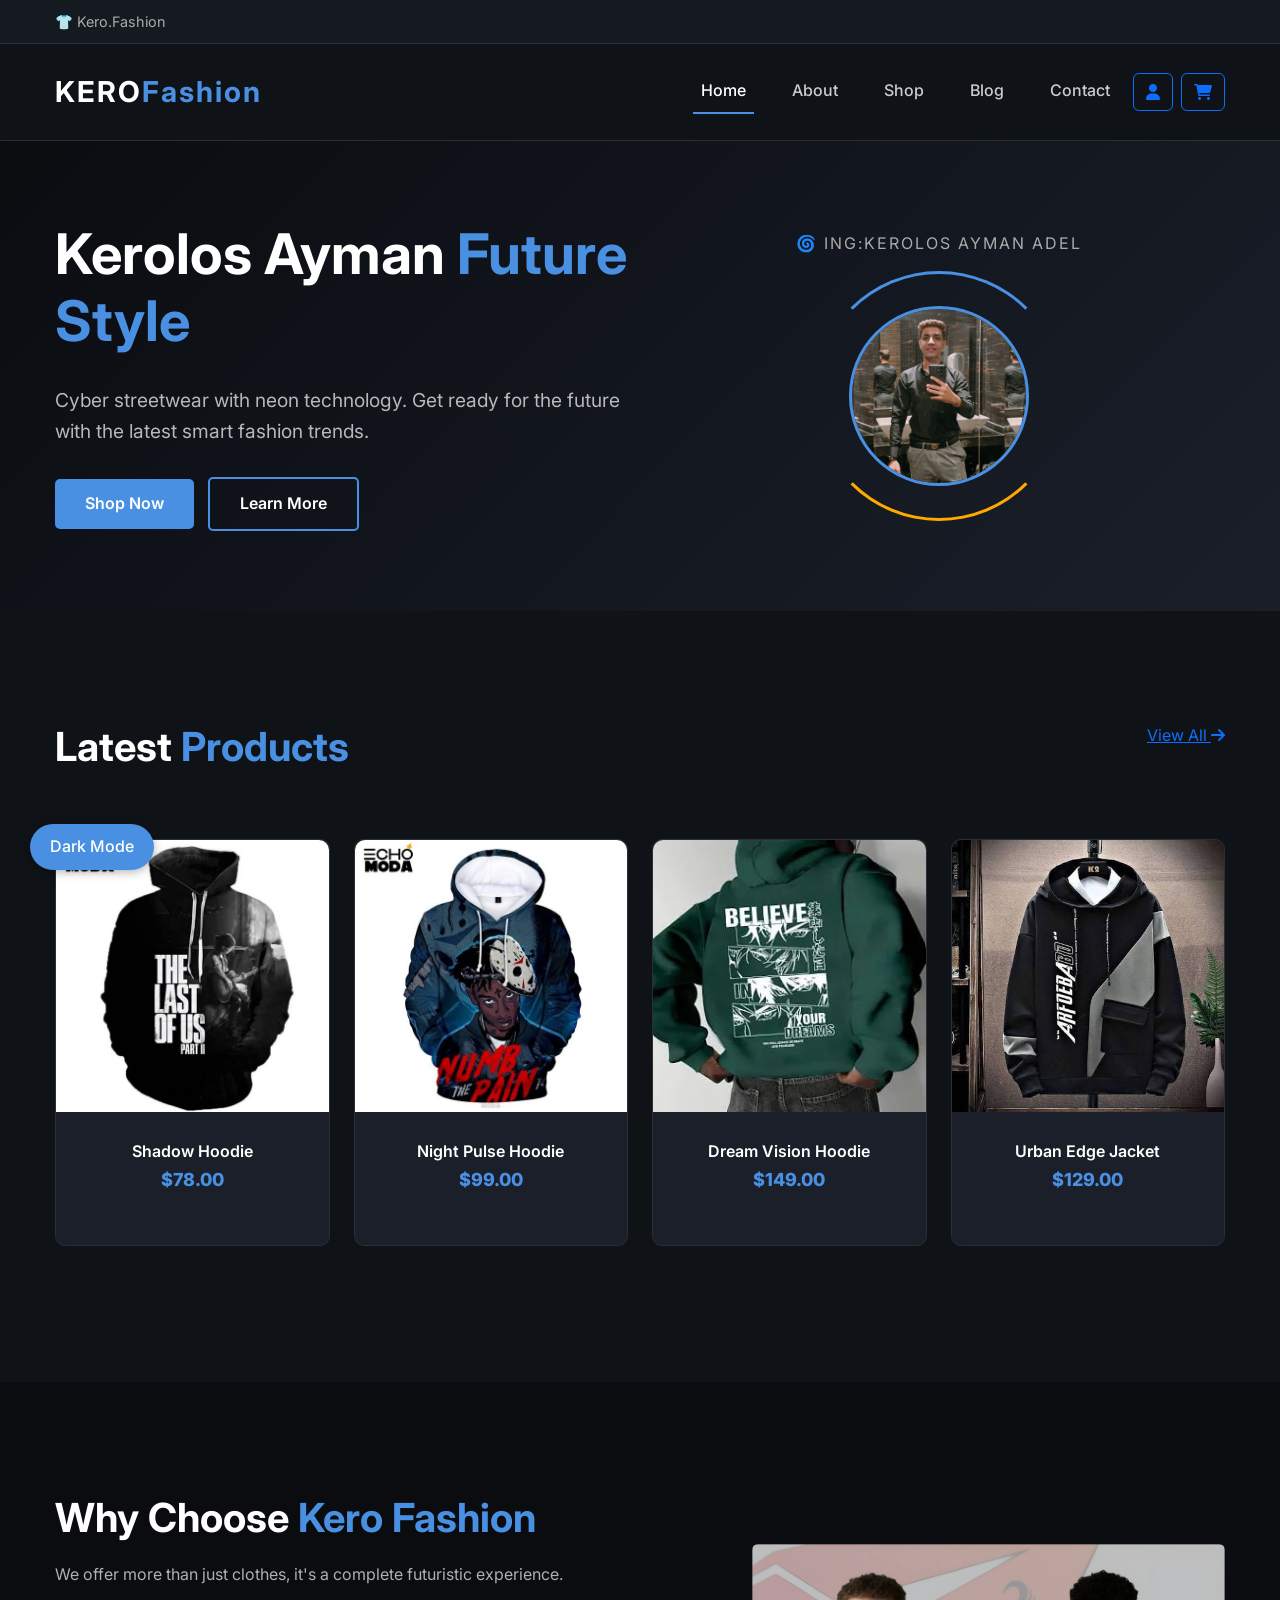
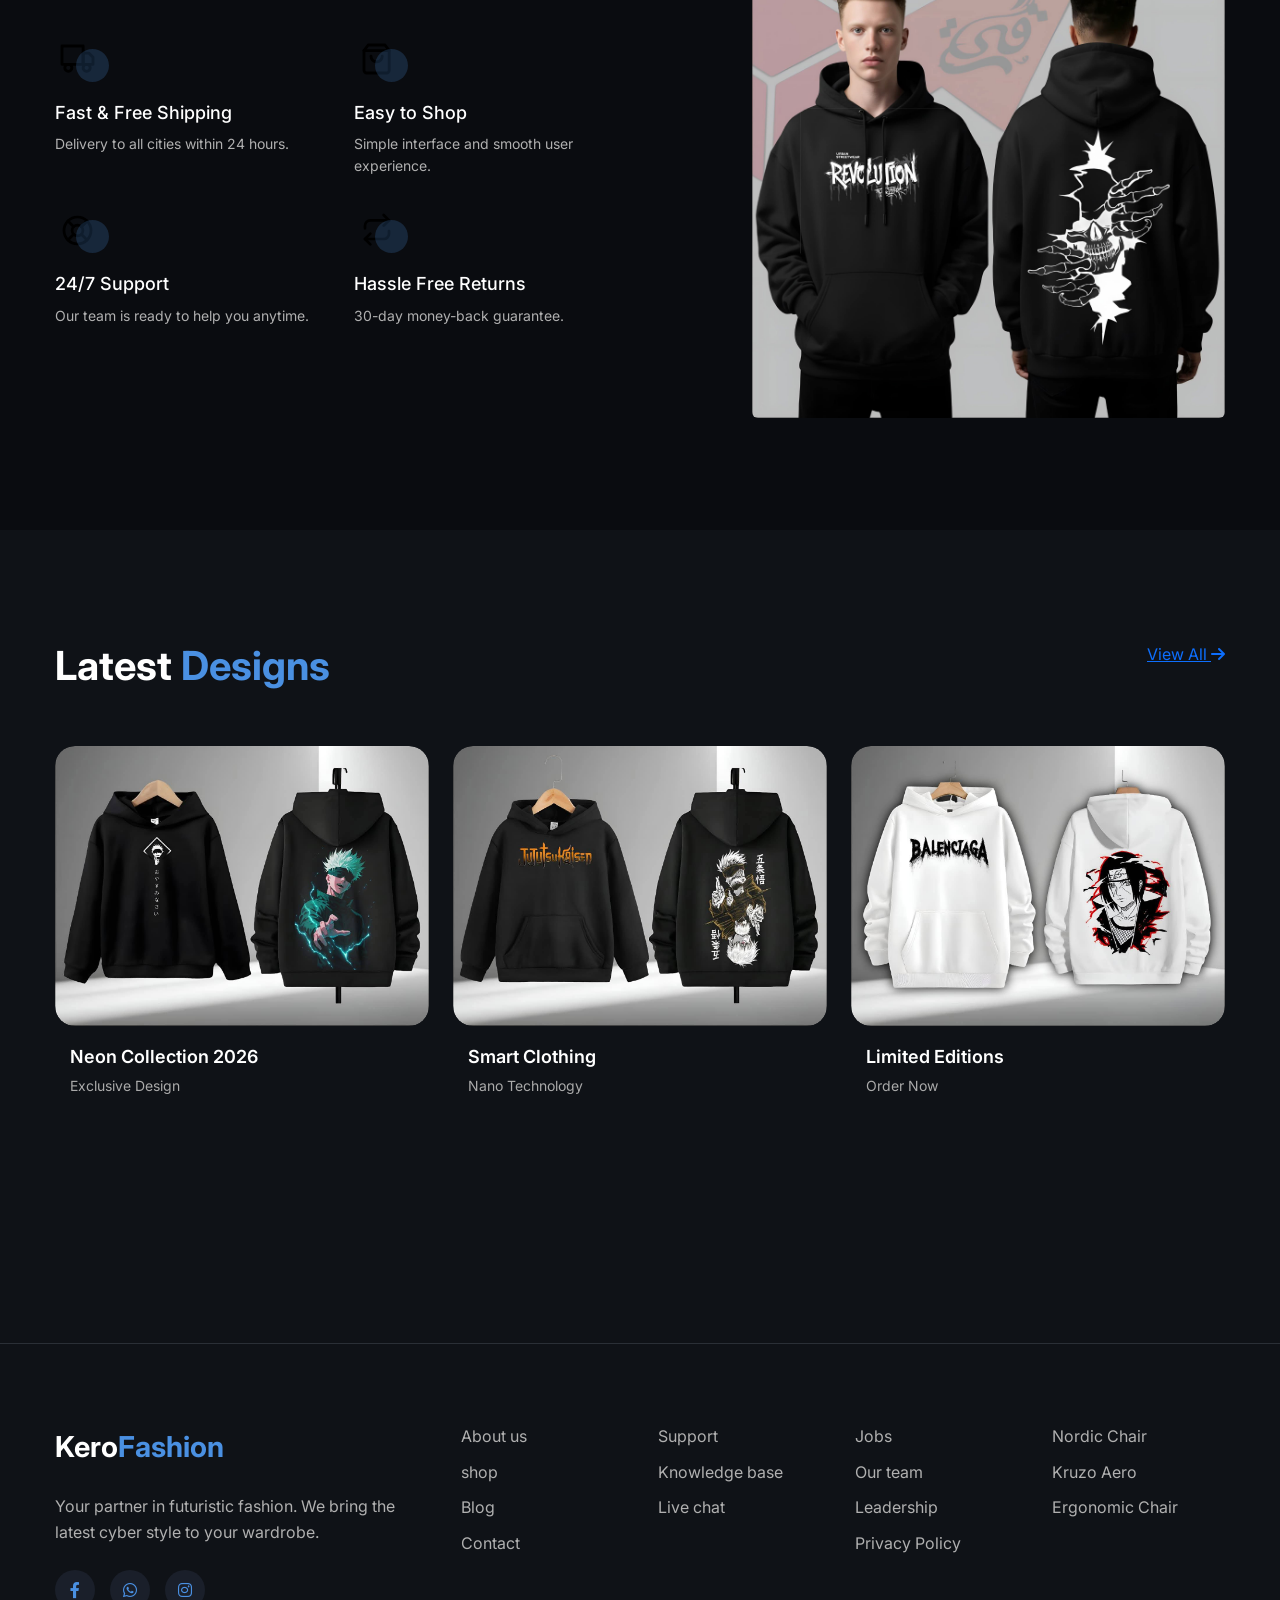
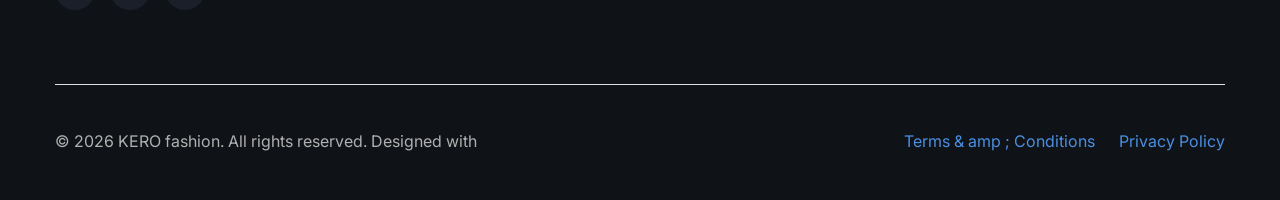
<file: index.html>
<!DOCTYPE html>
<html lang="en">
<head>
    <meta charset="UTF-8">
    <meta name="viewport" content="width=device-width, initial-scale=1.0">
    <title>kero.Fashion - Home</title>
    <link href="./css/bootstrap.min.css" rel="stylesheet">
    <link rel="stylesheet" href="https://cdnjs.cloudflare.com/ajax/libs/font-awesome/6.0.0-beta3/css/all.min.css">
    <link href="https://fonts.googleapis.com/css2?family=Inter:wght@300;400;500;600;700&display=swap" rel="stylesheet">
    <link rel="stylesheet" href="./css/style.css">
</head>
<body>
    <div class="status-bar">
        <div class="container d-flex justify-content-between">
            <span>👕 Kero.Fashion</span>
        </div>
    </div>
    <nav class="navbar navbar-expand-lg">
        <div class="container">
            <a class="navbar-brand" href="index.html">KERO<span>Fashion</span></a>
            <button class="navbar-toggler" type="button" data-bs-toggle="collapse" data-bs-target="#navbarNav">
                <span class="navbar-toggler-icon"></span>
            </button>
            <div class="collapse navbar-collapse" id="navbarNav">
                <ul class="navbar-nav ms-auto mb-2 mb-lg-0">
                    <li class="nav-item">
                        <a class="nav-link active" href="index.html">Home</a>
                    </li>
                    <li class="nav-item">
                        <a class="nav-link" href="about.html">About</a>
                    </li>
                    <li class="nav-item">
                        <a class="nav-link" href="./shop.html">Shop</a>
                    </li>
                    <li class="nav-item">
                        <a class="nav-link" href="blog.html">Blog</a>
                    </li>
                    <li class="nav-item">
                        <a class="nav-link" href="contact.html">Contact</a>
                    </li>
                </ul>
                <div class="d-flex">
                    <a href="#" class="btn btn-outline-primary me-2"><i class="fas fa-user"></i></a>
                    <a href="#" class="btn btn-outline-primary"><i class="fas fa-shopping-cart"></i></a>
                </div>
            </div>
        </div>
    </nav>

    <main>
        <section class="hero-section">
            <div class="container">
                <div class="row align-items-center">
                    <div class="col-lg-6">
                        <div class="hero-text">
                            <h1>Kerolos Ayman <span class="highlight">Future Style</span></h1>
                            <p>Cyber streetwear with neon technology. Get ready for the future with the latest smart
                                fashion trends.</p>
                            <div class="hero-buttons">
                                <a href="shop.html" class="btn-primary">Shop Now</a>
                                <a href="about.html" class="btn-outline">Learn More</a>
                            </div>
                        </div>
                    </div>
                    <div class="col-lg-6">
                        <div class="quantum-spinner">
                            <div class="spinner-title">🌀 ING:Kerolos Ayman Adel</div>
                            <div class="spinner-container">
                                <div class="spinner-ring"></div>
                                <div class="spinner-center">
                                    <div class="spinner-center" style="background-image: url('./imgs/WhatsApp Image 2026-03-19 at 1.19.15 PM.jpeg');"></div>
                                </div>
                            </div>
                        </div>
                    </div>
                </div>
            </div>
        </section>

        <section class="product-section">
            <div class="container">
                <div class="row mb-5">
                    <div class="col-lg-6">
                        <h2 class="section-title">Latest <span>Products</span></h2>
                    </div>
                    <div class="col-lg-6 text-lg-end">
                        <a href="./shop.html" class="btn-outline">View All <i class="fas fa-arrow-right"></i></a>
                    </div>
                </div>
                <div class="row">

                    <div class="col-12 col-md-6 col-lg-3 mb-4">
                        <a class="product-item" href="./contact.html">
                            <img src="./imgs/product 1.jpeg" class="img-fluid product-thumbnail" alt="Neuri T-shirt">
                            <h3 class="product-title">Shadow Hoodie</h3>
                            <strong class="product-price">$78.00</strong>
                            <span class="icon-cross">
                                <img src="./imgs/cross.svg" alt="Add">
                            </span>
                        </a>
                    </div>

                    <div class="col-12 col-md-6 col-lg-3 mb-4">
                        <a class="product-item" href="./contact.html">
                            <img src="./imgs/product 2.jpeg" class="img-fluid product-thumbnail" alt="Carbon Pants">
                            <h3 class="product-title">Night Pulse Hoodie</h3>
                            <strong class="product-price">$99.00</strong>
                            <span class="icon-cross">
                                <img src="./imgs/cross.svg" alt="Add">
                            </span>
                        </a>
                    </div>

                    <div class="col-12 col-md-6 col-lg-3 mb-4">
                        <a class="product-item" href="./contact.html">
                            <img src="./imgs/product 8.jpeg" class="img-fluid product-thumbnail" alt="Neon Jacket">
                            <h3 class="product-title">Dream Vision Hoodie</h3>
                            <strong class="product-price">$149.00</strong>
                            <span class="icon-cross">
                                <img src="./imgs/cross.svg" alt="Add">
                            </span>
                        </a>
                    </div>

                    <div class="col-12 col-md-6 col-lg-3 mb-4">
                        <a class="product-item" href="contact.html">
                            <img src="./imgs/product 5.jpeg" class="img-fluid product-thumbnail" alt="Hyper Shoes">
                            <h3 class="product-title">Urban Edge Jacket</h3>
                            <strong class="product-price">$129.00</strong>
                            <span class="icon-cross">
                                <img src="./imgs/cross.svg" alt="Add">
                            </span>
                        </a>
                    </div>
                </div>
            </div>
        </section>

        <section class="why-choose-section">
            <div class="container">
                <div class="row justify-content-between">
                    <div class="col-lg-6">
                        <h2 class="section-title">Why Choose <span>Kero Fashion</span></h2>
                        <p>We offer more than just clothes, it's a complete futuristic experience.</p>
                        <div class="row my-5">
                            <div class="col-6 col-md-6">
                                <div class="feature">
                                    <div class="icon">
                                        <img src="./imgs/Fast & Free Shipping.svg" alt="Fast Shipping" class="img-fluid">
                                    </div>
                                    <h3>Fast & Free Shipping</h3>
                                    <p>Delivery to all cities within 24 hours.</p>
                                </div>
                            </div>
                            <div class="col-6 col-md-6">
                                <div class="feature">
                                    <div class="icon">
                                        <img src="./imgs/Easy to Shop.svg" alt="Easy Shopping" class="img-fluid">
                                    </div>
                                    <h3>Easy to Shop</h3>
                                    <p>Simple interface and smooth user experience.</p>
                                </div>
                            </div>
                            <div class="col-6 col-md-6">
                                <div class="feature">
                                    <div class="icon">
                                        <img src="./imgs/support.svg" alt="24/7 Support" class="img-fluid">
                                    </div>
                                    <h3>24/7 Support</h3>
                                    <p>Our team is ready to help you anytime.</p>
                                </div>
                            </div>
                            <div class="col-6 col-md-6">
                                <div class="feature">
                                    <div class="icon">
                                        <img src="./imgs/return.svg" alt="Free Returns" class="img-fluid">
                                    </div>
                                    <h3>Hassle Free Returns</h3>
                                    <p>30-day money-back guarantee.</p>
                                </div>
                            </div>
                        </div>
                    </div>
                    <div class="col-lg-5">
                        <div class="img-wrap">
                            <img src="./imgs/product G.jpeg" alt="Why Choose Us" class="img-fluid rounded">
                        </div>
                    </div>
                </div>
            </div>
        </section>

        <section class="blog-section">
            <div class="container">
                <div class="row mb-5">
                    <div class="col-md-6">
                        <h2 class="section-title">Latest <span>Designs</span></h2>
                    </div>
                    <div class="col-md-6 text-md-end">
                        <a href="blog.html" class="btn-outline">View All <i class="fas fa-arrow-right"></i></a>
                    </div>
                </div>
                <div class="row">
                    <div class="col-12 col-sm-6 col-md-4 mb-4">
                        <div class="post-entry">
                            <a href="#" class="post-thumbnail">
                                <img src="./imgs/product G5.jpeg" alt="Neon Collection" class="img-fluid">
                            </a>
                            <div class="post-content-entry">
                                <h3><a href="#">Neon Collection 2026</a></h3>
                                <div class="meta">
                                    <span>Exclusive Design</span>
                                </div>
                            </div>
                        </div>
                    </div>
                    <div class="col-12 col-sm-6 col-md-4 mb-4">
                        <div class="post-entry">
                            <a href="#" class="post-thumbnail">
                                <img src="./imgs/product G1.jpeg" alt="Smart Clothing" class="img-fluid">
                            </a>
                            <div class="post-content-entry">
                                <h3><a href="#">Smart Clothing</a></h3>
                                <div class="meta">
                                    <span>Nano Technology</span>
                                </div>
                            </div>
                        </div>
                    </div>
                    <div class="col-12 col-sm-6 col-md-4 mb-4">
                        <div class="post-entry">
                            <a href="#" class="post-thumbnail">
                                <img src="./imgs/peoduct G2.jpeg" alt="Limited Editions" class="img-fluid">
                            </a>
                            <div class="post-content-entry">
                                <h3><a href="#">Limited Editions</a></h3>
                                <div class="meta">
                                    <span>Order Now</span>
                                </div>
                            </div>
                        </div>
                    </div>
                </div>
            </div>
        </section>
    </main>

    <footer class="footer-section">
        <div class="container">
            <div class="row g-5 mb-5">
                <div class="col-lg-4">
                    <div class="mb-4 footer-logo-wrap">
                        <a href="index.html" class="footer-logo">Kero<span>Fashion</span></a>
                    </div>
                    <p class="mb-4">Your partner in futuristic fashion. We bring the latest cyber style to your
                        wardrobe.</p>
                    <ul class="list-unstyled custom-social">
                        <li><a href="https://www.facebook.com/share/1AtmaDC1E4/"><i class="fa-brands fa-facebook-f"></i></a></li>
                          <li><a href="https://wa.me/2001207675249"><i class="fa-brands fa-whatsapp"></i></a></li>
                        <li><a href="https://www.instagram.com/kero_ayman.100?igsh=dG5udHR1cjI5a2Zt"><i class="fa-brands fa-instagram"></i></a></li>                       
                    </ul>
                </div>
                <div class="col-lg-8">
                    <div class="row">
                        <div class="col-6 col-sm-6 col-md-3">
                            <ul class="list-unstyled">
                                <li><a href="about.html">About us</a></li>
                                <li><a href="shop.html">shop</a></li>
                                <li><a href="blog.html">Blog</a></li>
                                <li><a href="contact.html">Contact</a></li>
                            </ul>
                        </div>
                        <div class="col-6 col-sm-6 col-md-3">
                            <ul class="list-unstyled">
                                <li><a href="#">Support</a></li>
                                <li><a href="#">Knowledge base</a></li>
                                <li><a href="#">Live chat</a></li>
                            </ul>
                        </div>
                        <div class="col-6 col-sm-6 col-md-3">
                            <ul class="list-unstyled">
                                <li><a href="#">Jobs</a></li>
                                <li><a href="#">Our team</a></li>
                                <li><a href="#">Leadership</a></li>
                                <li><a href="#">Privacy Policy</a></li>
                            </ul>
                        </div>
                        <div class="col-6 col-sm-6 col-md-3">
                            <ul class="list-unstyled">
                                <li><a href="#">Nordic Chair</a></li>
                                <li><a href="#">Kruzo Aero</a></li>
                                <li><a href="#">Ergonomic Chair</a></li>
                            </ul>
                        </div>
                    </div>
                </div>
            </div>
            <div class="border-top copyright">
                <div class="row pt-4">
                    <div class="col-lg-6">
                        <p class="mb-2 text-center text-lg-start">© 2026 KERO fashion. All rights reserved. Designed with</p>
                    </div>
                    <div class="col-lg-6 text-center text-lg-end">
                        <ul class="list-unstyled d-inline-flex ms-auto">
                            <li class="me-4"><a href="#">Terms & amp ; Conditions</a></li>
                            <li><a href="#">Privacy Policy</a></li>
                        </ul>
                    </div>
                </div>
            </div>
        </div>
    </footer>
<button id="backToTop" title="Go to top">↑</button>
<button id="modeToggle" class="mode-toggle">Dark Mode</button>

    <script src="./js/bootstrap.bundle.min.js"></script>
    <script src="./js/script.js"></script>
</body>

</html>
</file>
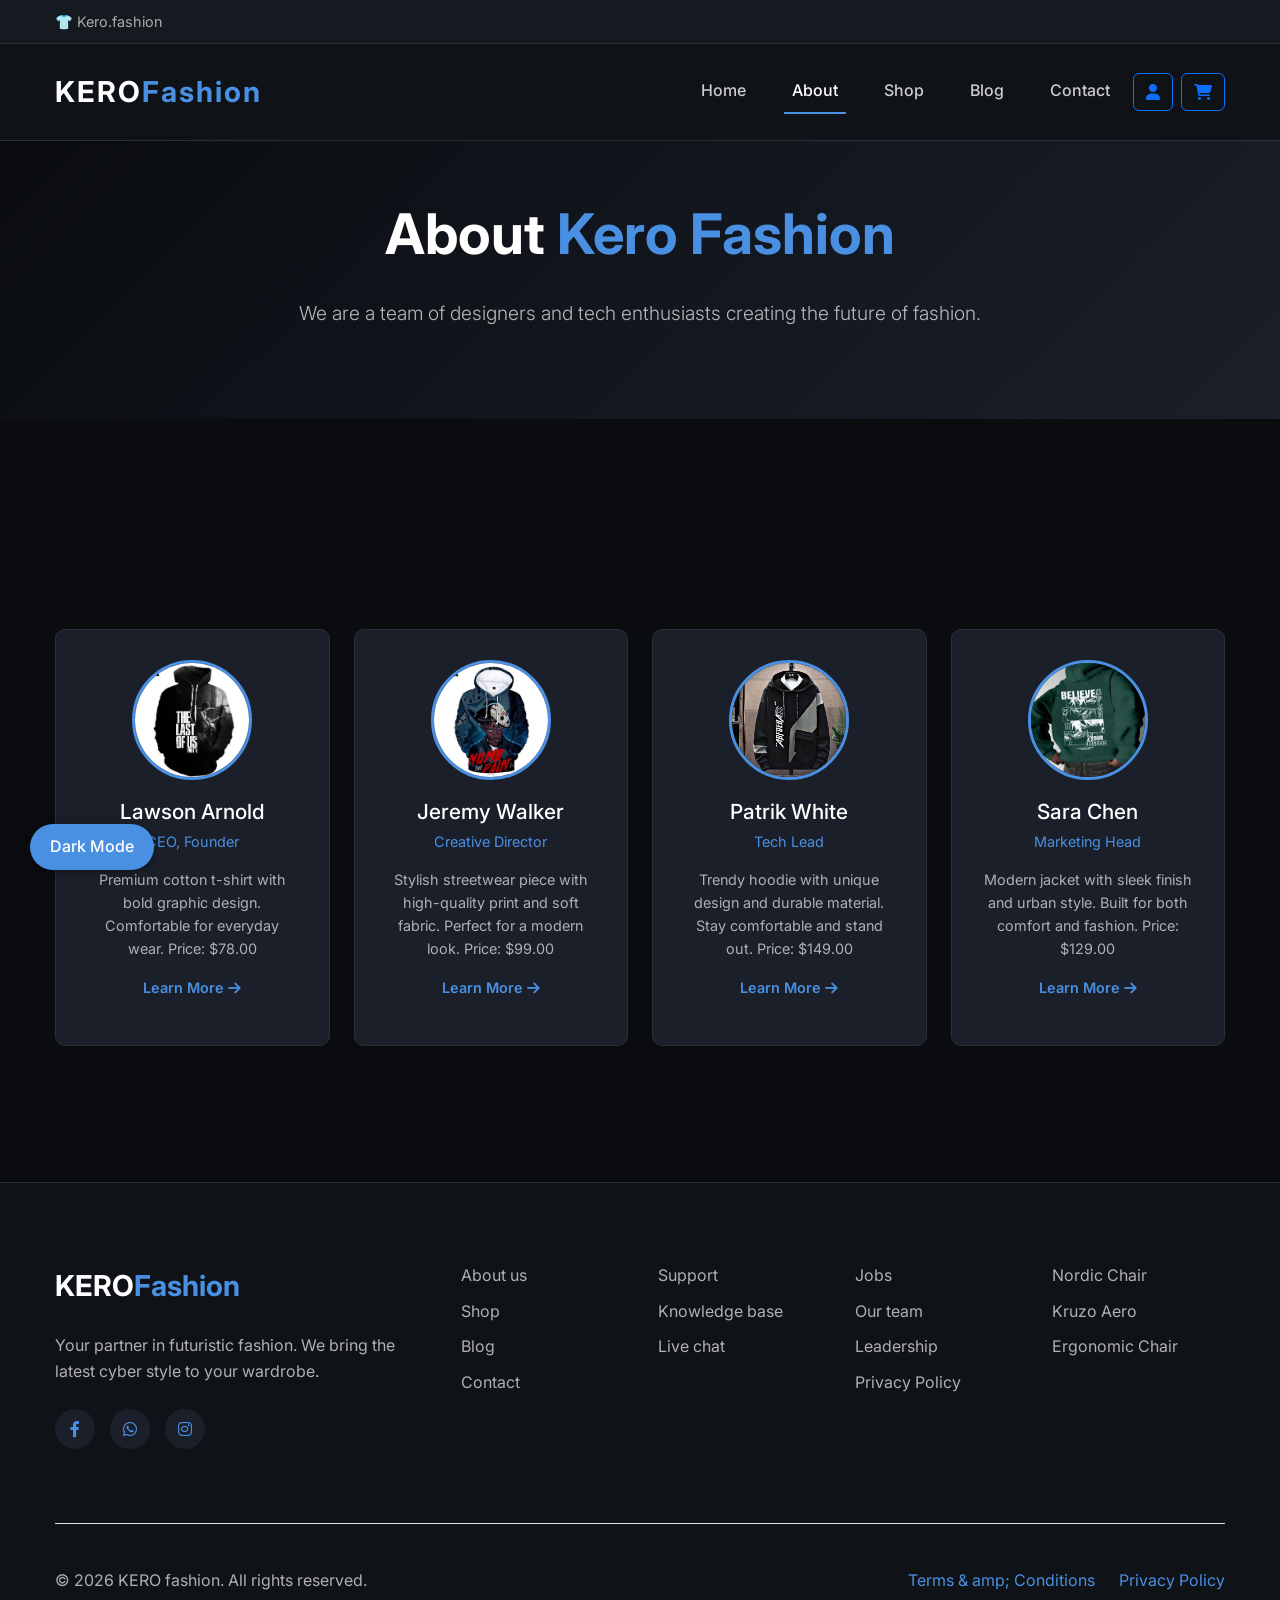
<file: about.html>
<!DOCTYPE html>
<html lang="en">
<head>
    <meta charset="UTF-8">
    <meta name="viewport" content="width=device-width, initial-scale=1.0">
    <title>kero.Fashion  - About</title>
    <link href="./css/bootstrap.min.css" rel="stylesheet">
    <link rel="stylesheet" href="https://cdnjs.cloudflare.com/ajax/libs/font-awesome/6.0.0-beta3/css/all.min.css">
    <link href="https://fonts.googleapis.com/css2?family=Inter:wght@300;400;500;600;700&display=swap" rel="stylesheet">
    <link rel="stylesheet" href="./css/style.css">
</head>
<body>
    <div class="status-bar">
        <div class="container d-flex justify-content-between">
            <span>👕 Kero.fashion</span>
        </div>
    </div>
    <nav class="navbar navbar-expand-lg">
        <div class="container">
            <a class="navbar-brand" href="index.html">KERO<span>Fashion</span></a>
            <button class="navbar-toggler" type="button" data-bs-toggle="collapse" data-bs-target="#navbarNav">
                <span class="navbar-toggler-icon"></span>
            </button>
            <div class="collapse navbar-collapse" id="navbarNav">
                <ul class="navbar-nav ms-auto mb-2 mb-lg-0">
                    <li class="nav-item">
                        <a class="nav-link" href="index.html">Home</a>
                    </li>
                    <li class="nav-item">
                        <a class="nav-link active" href="about.html">About</a>
                    </li>
                    <li class="nav-item">
                        <a class="nav-link" href="shop.html">Shop</a>
                    </li>
                    <li class="nav-item">
                        <a class="nav-link" href="blog.html">Blog</a>
                    </li>
                    <li class="nav-item">
                        <a class="nav-link" href="contact.html">Contact</a>
                    </li>
                </ul>
                <div class="d-flex">
                    <a href="#" class="btn btn-outline-primary me-2"><i class="fas fa-user"></i></a>
                    <a href="#" class="btn btn-outline-primary"><i class="fas fa-shopping-cart"></i></a>
                </div>
            </div>
        </div>
    </nav>

    <main>
        <section class="hero-section" style="padding: 60px 0;">
            <div class="container text-center">
                <h1>About <span class="highlight">Kero Fashion</span></h1>
                <p class="lead">We are a team of designers and tech enthusiasts creating the future of fashion.</p>
            </div>
        </section>

        <section class="untree-co-section">
            <div class="container">
                <div class="row mb-5">
                    <div class="col-lg-5 mx-auto text-center">
                        <h2 class="section-title"></h2>
                    </div>
                </div>
                <div class="row">
                    
                    <div class="col-12 col-md-6 col-lg-3 mb-4">
                        <div class="team-member">
                            <img src="./imgs/product 1.jpeg" alt="Lawson Arnold">
                            <h3>Lawson Arnold</h3>
                            <span class="position">CEO, Founder</span>
                            <p>Premium cotton t-shirt with bold graphic design. Comfortable for everyday wear.
                                Price: $78.00</p>
                            <p><a href="#" class="more">Learn More <i class="fas fa-arrow-right"></i></a></p>
                        </div>
                    </div>
                    
                    <div class="col-12 col-md-6 col-lg-3 mb-4">
                        <div class="team-member">
                            <img src="./imgs/product 2.jpeg" alt="Jeremy Walker">
                            <h3>Jeremy Walker</h3>
                            <span class="position">Creative Director</span>
                            <p>Stylish streetwear piece with high-quality print and soft fabric. Perfect for a modern look.
                                Price: $99.00</p>
                            <p><a href="#" class="more">Learn More <i class="fas fa-arrow-right"></i></a></p>
                        </div>
                    </div>
                    
                    <div class="col-12 col-md-6 col-lg-3 mb-4">
                        <div class="team-member">
                            <img src="./imgs/product 5.jpeg" alt="Patrik White">
                            <h3>Patrik White</h3>
                            <span class="position">Tech Lead</span>
                            <p>Trendy hoodie with unique design and durable material. Stay comfortable and stand out.
                                Price: $149.00</p>
                            <p><a href="#" class="more">Learn More <i class="fas fa-arrow-right"></i></a></p>
                        </div>
                    </div>
                   
                    <div class="col-12 col-md-6 col-lg-3 mb-4">
                        <div class="team-member">
                            <img src="./imgs/product 8.jpeg" alt="Sara Chen">
                            <h3>Sara Chen</h3>
                            <span class="position">Marketing Head</span>
                            <p>Modern jacket with sleek finish and urban style. Built for both comfort and fashion.
                                Price: $129.00</p>
                            <p><a href="#" class="more">Learn More <i class="fas fa-arrow-right"></i></a></p>
                        </div>
                    </div>
                </div>
            </div>
        </section>
    </main>

   <footer class="footer-section">
        <div class="container">
            <div class="row g-5 mb-5">
                <div class="col-lg-4">
                    <div class="mb-4 footer-logo-wrap">
                        <a href="index.html" class="footer-logo">KERO<span>Fashion</span></a>
                    </div>
                    <p class="mb-4">Your partner in futuristic fashion. We bring the latest cyber style to your wardrobe.</p>
                    <ul class="list-unstyled custom-social">
                        <li><a href="https://www.facebook.com/share/1AtmaDC1E4/"><i class="fa-brands fa-facebook-f"></i></a></li>
                         <li><a href="https://wa.me/2001207675249"><i class="fa-brands fa-whatsapp"></i></a></li>
                        <li><a href="https://www.instagram.com/kero_ayman.100?igsh=dG5udHR1cjI5a2Zt"><i class="fa-brands fa-instagram"></i></a></li>
                    </ul>
                </div>
                <div class="col-lg-8">
                    <div class="row">
                        <div class="col-6 col-sm-6 col-md-3">
                            <ul class="list-unstyled">
                                <li><a href="about.html">About us</a></li>
                                <li><a href="shop.html">Shop</a></li>
                                <li><a href="blog.html">Blog</a></li>
                                <li><a href="contact.html">Contact</a></li>
                            </ul>
                        </div>
                        <div class="col-6 col-sm-6 col-md-3">
                            <ul class="list-unstyled">
                                <li><a href="#">Support</a></li>
                                <li><a href="#">Knowledge base</a></li>
                                <li><a href="#">Live chat</a></li>
                            </ul>
                        </div>
                        <div class="col-6 col-sm-6 col-md-3">
                            <ul class="list-unstyled">
                                <li><a href="#">Jobs</a></li>
                                <li><a href="#">Our team</a></li>
                                <li><a href="#">Leadership</a></li>
                                <li><a href="#">Privacy Policy</a></li>
                            </ul>
                        </div>
                        <div class="col-6 col-sm-6 col-md-3">
                            <ul class="list-unstyled">
                                <li><a href="#">Nordic Chair</a></li>
                                <li><a href="#">Kruzo Aero</a></li>
                                <li><a href="#">Ergonomic Chair</a></li>
                            </ul>
                        </div>
                    </div>
                </div>
            </div>
            <div class="border-top copyright">
                <div class="row pt-4">
                    <div class="col-lg-6">
                        <p class="mb-2 text-center text-lg-start">© 2026 KERO fashion. All rights reserved.</p>
                    </div>
                    <div class="col-lg-6 text-center text-lg-end">
                        <ul class="list-unstyled d-inline-flex ms-auto">
                            <li class="me-4"><a href="#">Terms & amp; Conditions</a></li>
                            <li><a href="#">Privacy Policy</a></li>
                        </ul>
                    </div>
                </div>
            </div>
        </div>
    </footer>    
<button id="backToTop" title="Go to top">↑</button>
<button id="modeToggle" class="mode-toggle">Dark Mode</button>
    
    <script src="./js/bootstrap.bundle.min.js"></script>
    <script src="./js/script.js"></script>
</body>
</html>
</file>
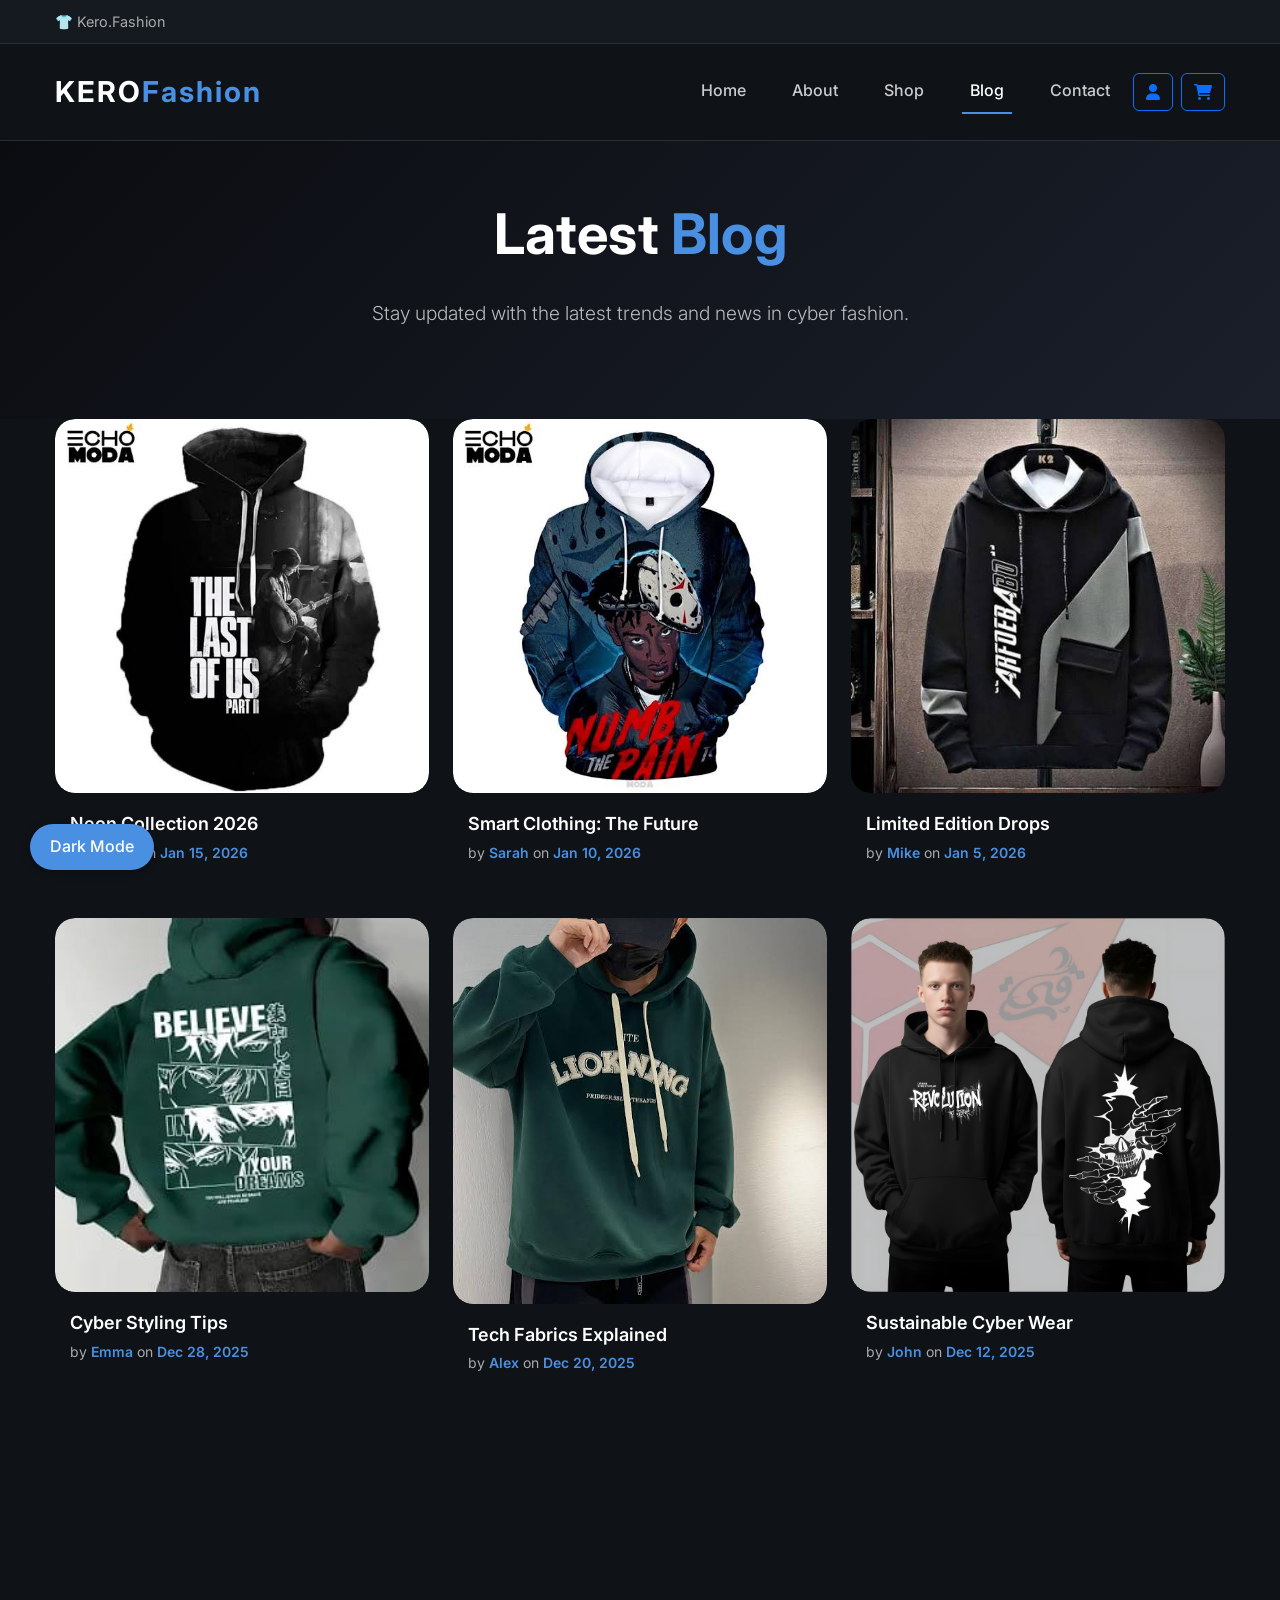
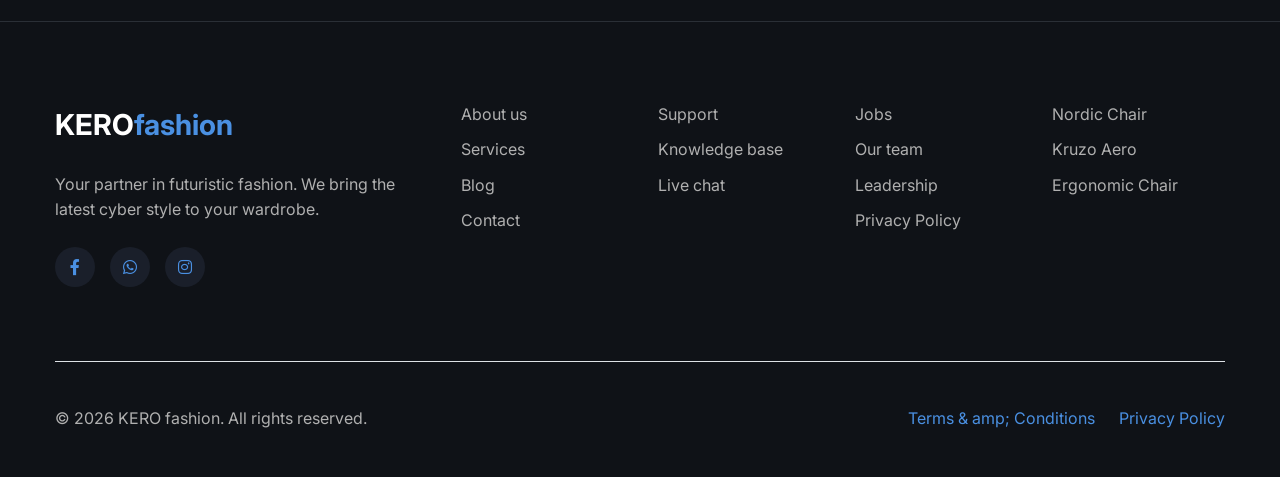
<file: blog.html>
<!DOCTYPE html>
<html lang="en">
<head>
    <meta charset="UTF-8">
    <meta name="viewport" content="width=device-width, initial-scale=1.0">
    <title>Kero Fashion - Blog</title>
    <link href="./css/bootstrap.min.css" rel="stylesheet">
    <link rel="stylesheet" href="https://cdnjs.cloudflare.com/ajax/libs/font-awesome/6.0.0-beta3/css/all.min.css">
    <link href="https://fonts.googleapis.com/css2?family=Inter:wght@300;400;500;600;700&display=swap" rel="stylesheet">
    <link rel="stylesheet" href="./css/style.css">
</head>
<body>
    <div class="status-bar">
        <div class="container d-flex justify-content-between">
            <span>👕 Kero.Fashion</span>
        </div>
    </div>
    <nav class="navbar navbar-expand-lg">
        <div class="container">
            <a class="navbar-brand" href="index.html">KERO<span>Fashion</span></a>
            <button class="navbar-toggler" type="button" data-bs-toggle="collapse" data-bs-target="#navbarNav">
                <span class="navbar-toggler-icon"></span>
            </button>
            <div class="collapse navbar-collapse" id="navbarNav">
                <ul class="navbar-nav ms-auto mb-2 mb-lg-0">
                    <li class="nav-item">
                        <a class="nav-link" href="index.html">Home</a>
                    </li>
                    <li class="nav-item">
                        <a class="nav-link" href="about.html">About</a>
                    </li>
                    <li class="nav-item">
                        <a class="nav-link" href="shop.html">Shop</a>
                    </li>
                    <li class="nav-item">
                        <a class="nav-link active" href="blog.html">Blog</a>
                    </li>
                    <li class="nav-item">
                        <a class="nav-link" href="contact.html">Contact</a>
                    </li>
                </ul>
                <div class="d-flex">
                    <a href="#" class="btn btn-outline-primary me-2"><i class="fas fa-user"></i></a>
                    <a href="#" class="btn btn-outline-primary"><i class="fas fa-shopping-cart"></i></a>
                </div>
            </div>
        </div>
    </nav>

    <main>
        <section class="hero-section" style="padding: 60px 0;">
            <div class="container text-center">
                <h1>Latest <span class="highlight">Blog</span></h1>
                <p class="lead">Stay updated with the latest trends and news in cyber fashion.</p>
            </div>
        </section>

        <section class="blog-section" style="padding-top: 0;">
            <div class="container">
                <div class="row">
                   
                    <div class="col-12 col-sm-6 col-md-4 mb-4">
                        <div class="post-entry">
                            <a href="#" class="post-thumbnail">
                                <img src="./imgs/product 1.jpeg" alt="Neon Collection" class="img-fluid">
                            </a>
                            <div class="post-content-entry">
                                <h3><a href="#">Neon Collection 2026</a></h3>
                                <div class="meta">
                                    <span>by <a href="#">Admin</a></span>
                                    <span>on <a href="#">Jan 15, 2026</a></span>
                                </div>
                            </div>
                        </div>
                    </div>
                  
                    <div class="col-12 col-sm-6 col-md-4 mb-4">
                        <div class="post-entry">
                            <a href="#" class="post-thumbnail">
                                <img src="./imgs/product 2.jpeg" alt="Smart Clothing" class="img-fluid">
                            </a>
                            <div class="post-content-entry">
                                <h3><a href="#">Smart Clothing: The Future</a></h3>
                                <div class="meta">
                                    <span>by <a href="#">Sarah</a></span>
                                    <span>on <a href="#">Jan 10, 2026</a></span>
                                </div>
                            </div>
                        </div>
                    </div>
                   
                    <div class="col-12 col-sm-6 col-md-4 mb-4">
                        <div class="post-entry">
                            <a href="#" class="post-thumbnail">
                                <img src="./imgs/product 5.jpeg" alt="Limited Editions" class="img-fluid">
                            </a>
                            <div class="post-content-entry">
                                <h3><a href="#">Limited Edition Drops</a></h3>
                                <div class="meta">
                                    <span>by <a href="#">Mike</a></span>
                                    <span>on <a href="#">Jan 5, 2026</a></span>
                                </div>
                            </div>
                        </div>
                    </div>
                  
                    <div class="col-12 col-sm-6 col-md-4 mb-4">
                        <div class="post-entry">
                            <a href="#" class="post-thumbnail">
                                <img src="./imgs/product 8.jpeg" alt="Styling Tips" class="img-fluid">
                            </a>
                            <div class="post-content-entry">
                                <h3><a href="#">Cyber Styling Tips</a></h3>
                                <div class="meta">
                                    <span>by <a href="#">Emma</a></span>
                                    <span>on <a href="#">Dec 28, 2025</a></span>
                                </div>
                            </div>
                        </div>
                    </div>
                
                    <div class="col-12 col-sm-6 col-md-4 mb-4">
                        <div class="post-entry">
                            <a href="#" class="post-thumbnail">
                                <img src="./imgs/product 9.jpeg" alt="Tech Fabrics" class="img-fluid">
                            </a>
                            <div class="post-content-entry">
                                <h3><a href="#">Tech Fabrics Explained</a></h3>
                                <div class="meta">
                                    <span>by <a href="#">Alex</a></span>
                                    <span>on <a href="#">Dec 20, 2025</a></span>
                                </div>
                            </div>
                        </div>
                    </div>
                   
                    <div class="col-12 col-sm-6 col-md-4 mb-4">
                        <div class="post-entry">
                            <a href="#" class="post-thumbnail">
                                <img src="./imgs/product G.jpeg" alt="Sustainability" class="img-fluid">
                            </a>
                            <div class="post-content-entry">
                                <h3><a href="#">Sustainable Cyber Wear</a></h3>
                                <div class="meta">
                                    <span>by <a href="#">John</a></span>
                                    <span>on <a href="#">Dec 12, 2025</a></span>
                                </div>
                            </div>
                        </div>
                    </div>
                </div>
            </div>
        </section>
    </main>

    <footer class="footer-section">
        <div class="container">
            <div class="row g-5 mb-5">
                <div class="col-lg-4">
                    <div class="mb-4 footer-logo-wrap">
                        <a href="index.html" class="footer-logo">KERO<span>fashion</span></a>
                    </div>
                    <p class="mb-4">Your partner in futuristic fashion. We bring the latest cyber style to your wardrobe.</p>
                    <ul class="list-unstyled custom-social">
                        <li><a href="https://www.facebook.com/share/1AtmaDC1E4/"><i class="fa-brands fa-facebook-f"></i></a></li>
                        <li><a href="https://wa.me/2001207675249"><i class="fa-brands fa-whatsapp"></i></a></li>
                        <li><a href="https://www.instagram.com/kero_ayman.100?igsh=dG5udHR1cjI5a2Zt"><i class="fa-brands fa-instagram"></i></a></li>
                        
                    </ul>
                </div>
                <div class="col-lg-8">
                    <div class="row">
                        <div class="col-6 col-sm-6 col-md-3">
                            <ul class="list-unstyled">
                                <li><a href="about.html">About us</a></li>
                                <li><a href="shop.html">Services</a></li>
                                <li><a href="blog.html">Blog</a></li>
                                <li><a href="contact.html">Contact</a></li>
                            </ul>
                        </div>
                        <div class="col-6 col-sm-6 col-md-3">
                            <ul class="list-unstyled">
                                <li><a href="#">Support</a></li>
                                <li><a href="#">Knowledge base</a></li>
                                <li><a href="#">Live chat</a></li>
                            </ul>
                        </div>
                        <div class="col-6 col-sm-6 col-md-3">
                            <ul class="list-unstyled">
                                <li><a href="#">Jobs</a></li>
                                <li><a href="#">Our team</a></li>
                                <li><a href="#">Leadership</a></li>
                                <li><a href="#">Privacy Policy</a></li>
                            </ul>
                        </div>
                        <div class="col-6 col-sm-6 col-md-3">
                            <ul class="list-unstyled">
                                <li><a href="#">Nordic Chair</a></li>
                                <li><a href="#">Kruzo Aero</a></li>
                                <li><a href="#">Ergonomic Chair</a></li>
                            </ul>
                        </div>
                    </div>
                </div>
            </div>
            <div class="border-top copyright">
                <div class="row pt-4">
                    <div class="col-lg-6">
                        <p class="mb-2 text-center text-lg-start">© 2026 KERO fashion. All rights reserved.</p>
                    </div>
                    <div class="col-lg-6 text-center text-lg-end">
                        <ul class="list-unstyled d-inline-flex ms-auto">
                            <li class="me-4"><a href="#">Terms & amp; Conditions</a></li>
                            <li><a href="#">Privacy Policy</a></li>
                        </ul>
                    </div>
                </div>
            </div>
        </div>
    </footer>
<button id="backToTop" title="Go to top">↑</button>
<button id="modeToggle" class="mode-toggle">Dark Mode</button>
    
    <script src="./js/bootstrap.bundle.min.js"></script>
    <script src="./js/script.js"></script>
</body>
</html>
</file>
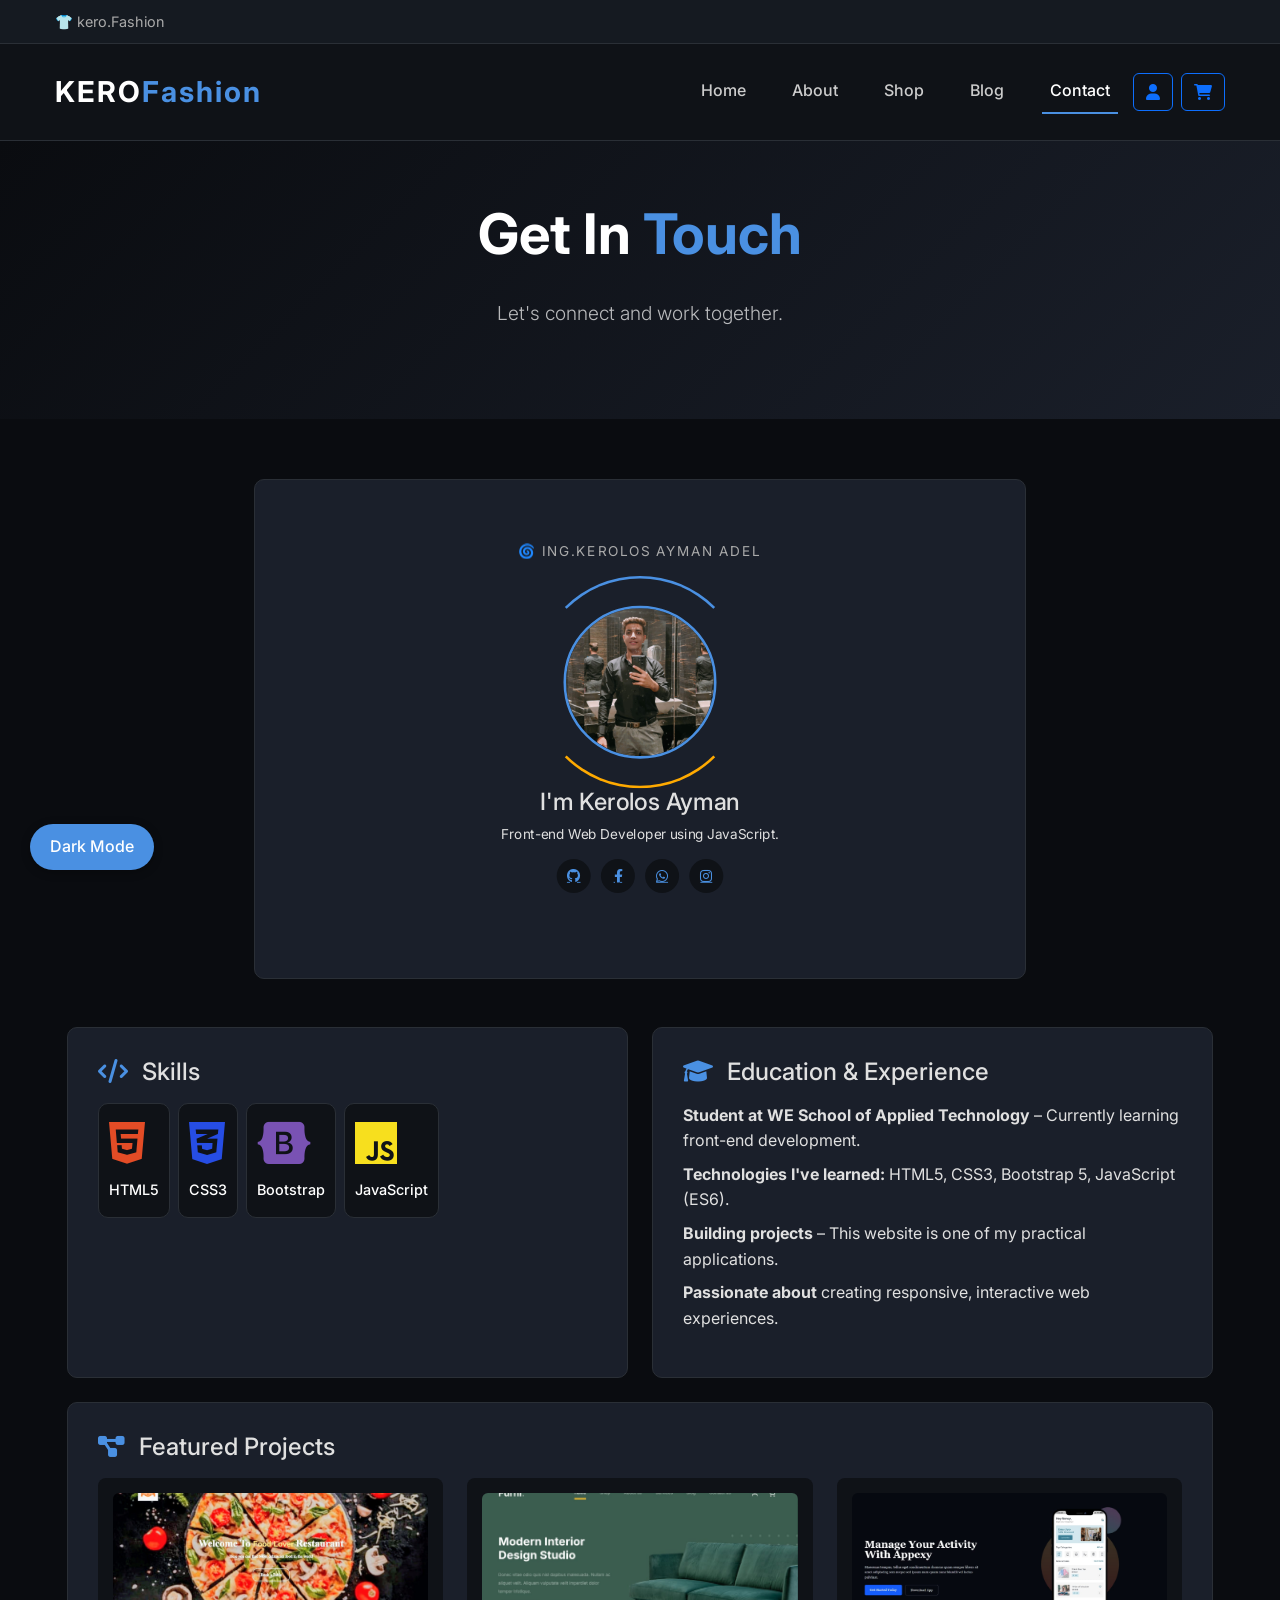
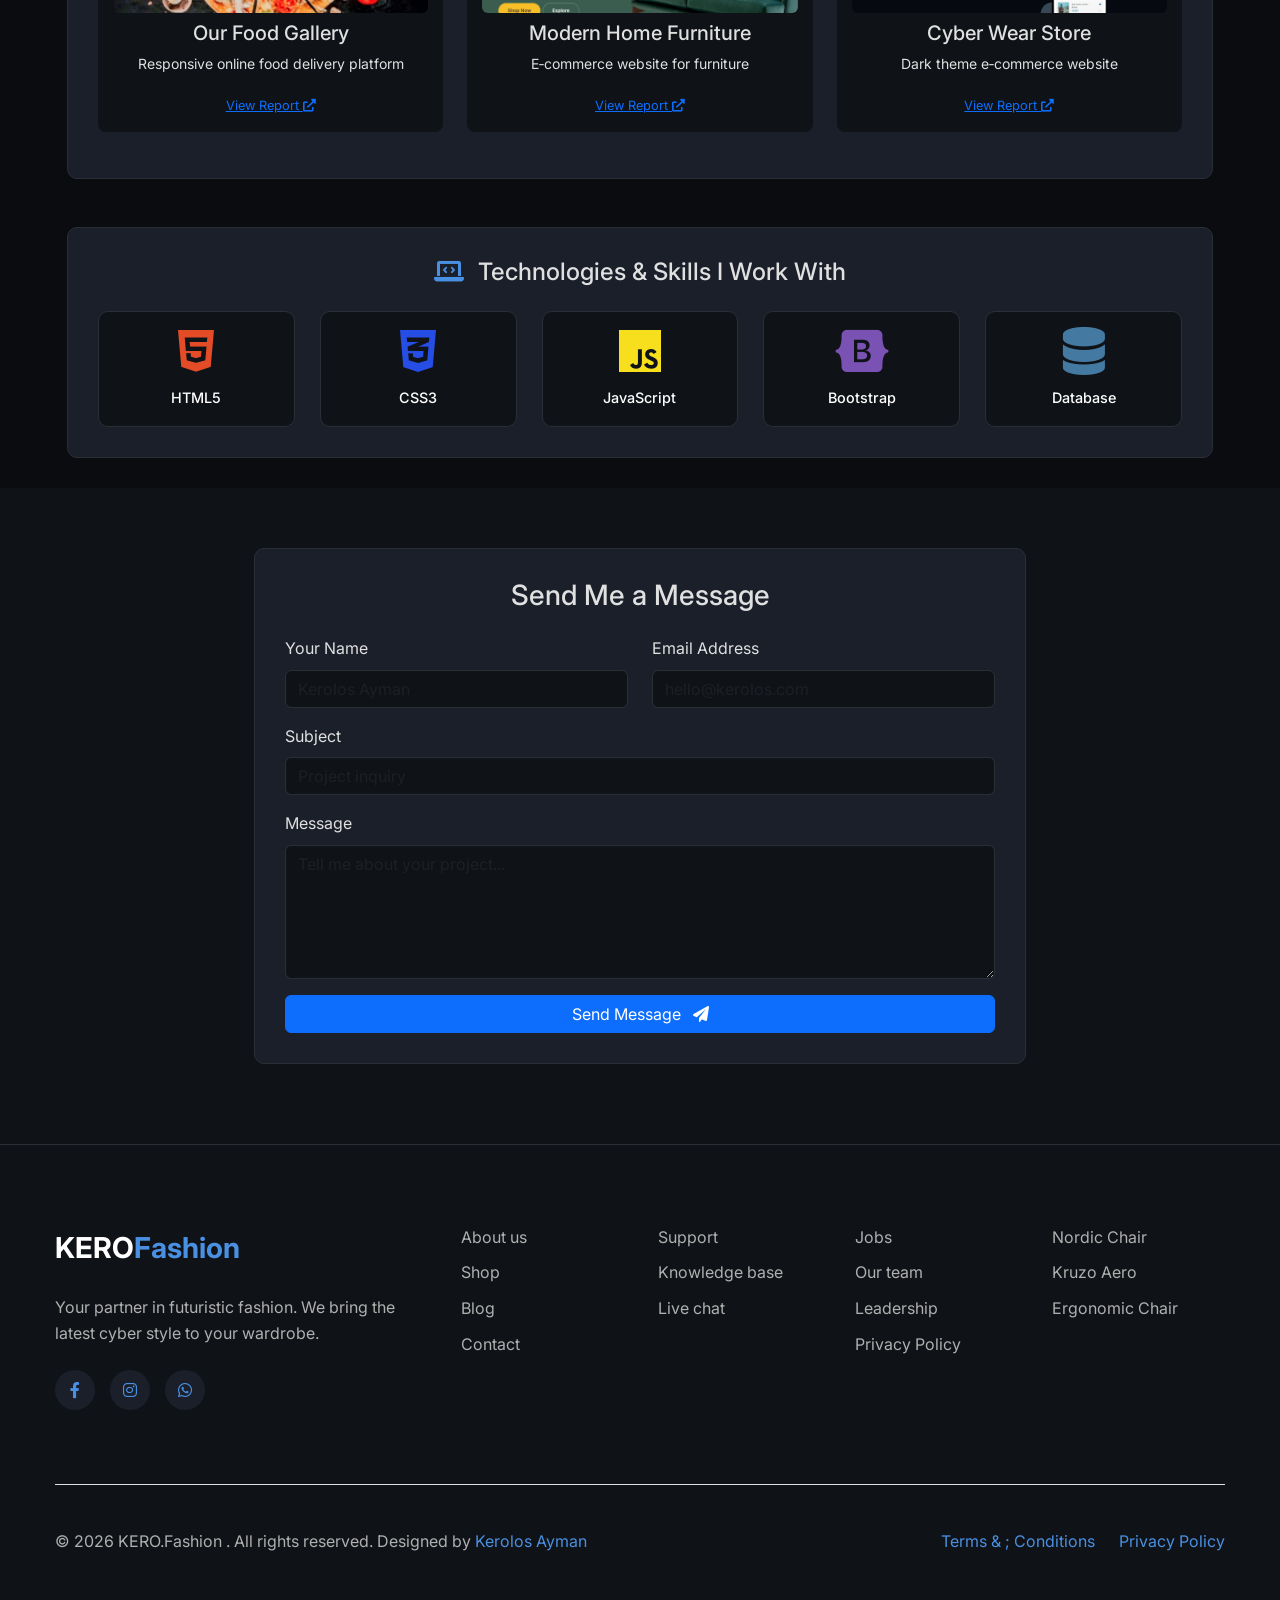
<file: contact.html>
<!DOCTYPE html>
<html lang="en">

<head>
    <meta charset="UTF-8">
    <meta name="viewport" content="width=device-width, initial-scale=1.0">
    <title>kero.Fashion - Contact</title>
    <link href="./css/bootstrap.min.css" rel="stylesheet">
    <link rel="stylesheet" href="https://cdnjs.cloudflare.com/ajax/libs/font-awesome/6.0.0-beta3/css/all.min.css">
    <link href="https://fonts.googleapis.com/css2?family=Inter:wght@300;400;500;600;700&display=swap" rel="stylesheet">
    <link rel="stylesheet" href="./css/style.css">
</head>

<body>
    <div class="status-bar">
        <div class="container d-flex justify-content-between">
            <span>👕 kero.Fashion </span>
        </div>
    </div>
    <nav class="navbar navbar-expand-lg">
        <div class="container">
            <a class="navbar-brand" href="index.html">KERO<span>Fashion</span></a>
            <button class="navbar-toggler" type="button" data-bs-toggle="collapse" data-bs-target="#navbarNav">
                <span class="navbar-toggler-icon"></span>
            </button>
            <div class="collapse navbar-collapse" id="navbarNav">
                <ul class="navbar-nav ms-auto mb-2 mb-lg-0">
                    <li class="nav-item">
                        <a class="nav-link" href="index.html">Home</a>
                    </li>
                    <li class="nav-item">
                        <a class="nav-link" href="about.html">About</a>
                    </li>
                    <li class="nav-item">
                        <a class="nav-link" href="shop.html">Shop</a>
                    </li>
                    <li class="nav-item">
                        <a class="nav-link" href="./blog.html">Blog</a>
                    </li>
                    <li class="nav-item">
                        <a class="nav-link active" href="contact.html">Contact</a>
                    </li>
                </ul>
                <div class="d-flex">
                    <a href="#" class="btn btn-outline-primary me-2"><i class="fas fa-user"></i></a>
                    <a href="#" class="btn btn-outline-primary"><i class="fas fa-shopping-cart"></i></a>
                </div>
            </div>
        </div>
    </nav>
    <main>
        <section class="hero-section" style="padding: 60px 0;">
            <div class="container text-center">
                <h1>Get In <span class="highlight">Touch</span></h1>
                <p class="lead">Let's connect and work together.</p>
            </div>
        </section>
        <section class="portfolio-section" style="background-color: #0a0c10; padding: 60px 0 30px;">
            <div class="container">
                <div class="row justify-content-center">
                    <div class="col-lg-8">
                        <div class="portfolio-card text-center">
                            <div class="quantum-spinner" style="margin: 0 auto 20px auto; transform: scale(0.85);">
                                <div class="spinner-title">🌀 ING.kerolos Ayman Adel</div>
                                <div class="spinner-container">
                                    <div class="spinner-ring"></div>
                                    <div class="spinner-center">
                                        <div class="spinner-center"
                                            style="background-image: url('./imgs/WhatsApp Image 2026-03-19 at 1.19.15 PM.jpeg');">
                                        </div>
                                    </div>
                                </div>
                                <h2 class="h3 mb-2">I'm <span class="highlight">Kerolos Ayman</span></h2>
                                <p class="highlight">Front-end Web Developer using JavaScript.</p>
                                <div class="social-links mb-4">
                                    <a href="#" class="me-2"><i class="fab fa-github"></i></a>
                                    <a href="https://www.facebook.com/share/1AtmaDC1E4/" class="me-2"><i
                                            class="fab fa-facebook-f"></i></a>
                                    <a href="https://wa.me/2001207675249" class="me-2"><i
                                            class="fab fa-whatsapp"></i></a>
                                    <a href="https://www.instagram.com/kero_ayman.100?igsh=dG5udHR1cjI5a2Zt"><i
                                            class="fab fa-instagram"></i></a>
                                </div>
                            </div>
                        </div>
                    </div>
                    <div class="row mt-5">
                        <div class="col-md-6 mb-4">
                            <div class="portfolio-card h-100">
                                <h4><i class="fas fa-code me-2" style="color: #4a90e2;"></i> Skills</h4>
                                <div class="d-flex flex-wrap gap-2 mt-3">
                                    <span class="skill-item">
                                        <i class="fab fa-html5 fa-3x" style="color: #e34c26;"></i>
                                        <span>HTML5</span>
                                    </class=></span>
                                    <span class="skill-item">
                                        <i class="fab fa-css3-alt fa-3x" style="color: #264de4;"></i>
                                        <span>CSS3</span>
                                    </span>
                                    <span  class="skill-item">
                                        <i class="fab fa-bootstrap fa-3x" style="color: #7952b3;"></i>
                                        <span>Bootstrap</span>
                                    </span>
                                    <span class="skill-item">
                                        <i class="fab fa-js fa-3x" style="color: #f7df1e;"></i>
                                        <span>JavaScript</span>
                                    </span>
                                </div>
                            </div>
                        </div>
                        <div class="col-md-6 mb-4">
                            <div class="portfolio-card h-100">
                                <h4><i class="fas fa-graduation-cap me-2" style="color: #4a90e2;"></i> Education &
                                    Experience</h4>
                                <ul class="list-unstyled mt-3">
                                    <li class="mb-2"><strong>Student at WE School of Applied Technology</strong> –
                                        Currently learning front-end development.</li>
                                    <li class="mb-2"><strong>Technologies I've learned:</strong> HTML5, CSS3, Bootstrap
                                        5, JavaScript (ES6).</li>
                                    <li class="mb-2"><strong>Building projects</strong> – This website is one of my
                                        practical applications.</li>
                                    <li><strong>Passionate about</strong> creating responsive, interactive web
                                        experiences.</li>
                                </ul>
                            </div>
                        </div>
                    </div>
                    <div class="row">
                        <div class="col-12">
                            <div class="portfolio-card">
                                <h4><i class="fas fa-project-diagram me-2" style="color: #4a90e2;"></i> Featured
                                    Projects</h4>
                                <div class="row mt-3">
                                    <div class="col-md-4 mb-3">
                                        <div class="project-item text-center">
                                            <img src="./imgs/project 1.jpeg" class="img-fluid rounded mb-2"
                                                style="height: 120px; object-fit: cover; width: 100%;">
                                            <h5>Our Food Gallery</h5>
                                            <p class="small">Responsive online food delivery platform</p>
                                            <a href="#" class="btn-outline btn-sm" target="_blank">View Report <i
                                                    class="fas fa-external-link-alt"></i></a>
                                        </div>
                                    </div>
                                    <div class="col-md-4 mb-3">
                                        <div class="project-item text-center">
                                            <img src="./imgs/project 2.jpeg" class="img-fluid rounded mb-2"
                                                style="height: 120px; object-fit: cover; width: 100%;">
                                            <h5>Modern Home Furniture</h5>
                                            <p class="small">E‑commerce website for furniture</p>
                                            <a href="https://furni-1-0-0-lilac.vercel.app/" class="btn-outline btn-sm"
                                                target="_blank">View Report <i class="fas fa-external-link-alt"></i></a>
                                        </div>
                                    </div>
                                    <div class="col-md-4 mb-3">
                                        <div class="project-item text-center">
                                            <img src="./imgs/project 3.jpeg" class="img-fluid rounded mb-2"
                                                style="height: 120px; object-fit: cover; width: 100%;">
                                            <h5>Cyber Wear Store</h5>
                                            <p class="small">Dark theme e‑commerce website</p>
                                            <a href="https://themes.coderthemes.com/appexy_r/landing/index2"
                                                class="btn-outline btn-sm" target="_blank">View Report <i
                                                    class="fas fa-external-link-alt"></i></a>
                                        </div>
                                    </div>
                                </div>
                            </div>
                        </div>
                    </div>
                    <div class="row mt-5">
                        <div class="col-12">
                            <div class="portfolio-card">
                                <h4 class="text-center mb-4"><i class="fas fa-laptop-code me-2"
                                        style="color: #4a90e2;"></i> Technologies & Skills I Work With</h4>
                                <div class="skills-grid">
                                    <div class="skill-item">
                                        <i class="fab fa-html5 fa-3x" style="color: #e34c26;"></i>
                                        <span>HTML5</span>
                                    </div>
                                    <div class="skill-item">
                                        <i class="fab fa-css3-alt fa-3x" style="color: #264de4;"></i>
                                        <span>CSS3</span>
                                    </div>
                                    <div class="skill-item">
                                        <i class="fab fa-js fa-3x" style="color: #f7df1e;"></i>
                                        <span>JavaScript</span>
                                    </div>
                                    <div class="skill-item">
                                        <i class="fab fa-bootstrap fa-3x" style="color: #7952b3;"></i>
                                        <span>Bootstrap</span>
                                    </div>

                                    <div class="skill-item">
                                        <i class="fas fa-database fa-3x" style="color: #4479a1;"></i>
                                        <span>Database</span>
                                    </div>
                                </div>
                            </div>
                        </div>
                    </div>
                </div>
        </section>
        <section class="contact-form-section" style="background-color: #0f1217; padding: 60px 0 80px;">
            <div class="container">
                <div class="row justify-content-center">
                    <div class="col-lg-8">
                        <div class="contact-form-card">
                            <h3 class="mb-4 text-center">Send Me a <span class="highlight">Message</span></h3>
                            <form>
                                <div class="row">
                                    <div class="col-md-6 mb-3">
                                        <label for="name" class="form-label">Your Name</label>
                                        <input type="text" class="form-control" id="name" placeholder="Kerolos Ayman">
                                    </div>
                                    <div class="col-md-6 mb-3">
                                        <label for="email" class="form-label">Email Address</label>
                                        <input type="email" class="form-control" id="email"
                                            placeholder="hello@kerolos.com">
                                    </div>
                                </div>
                                <div class="mb-3">
                                    <label for="subject" class="form-label">Subject</label>
                                    <input type="text" class="form-control" id="subject" placeholder="Project inquiry">
                                </div>
                                <div class="mb-3">
                                    <label for="message" class="form-label">Message</label>
                                    <textarea class="form-control" id="message" rows="5"
                                        placeholder="Tell me about your project..."></textarea>
                                </div>
                                <button type="submit" class="btn btn-primary w-100">Send Message <i
                                        class="fas fa-paper-plane ms-2"></i></button>
                            </form>
                        </div>
                    </div>
                </div>
            </div>
        </section>
    </main>
    <footer class="footer-section">
        <div class="container">
            <div class="row g-5 mb-5">
                <div class="col-lg-4">
                    <div class="mb-4 footer-logo-wrap">
                        <a href="index.html" class="footer-logo">KERO<span>Fashion</span></a>
                    </div>
                    <p class="mb-4">Your partner in futuristic fashion. We bring the latest cyber style to your
                        wardrobe.</p>
                    <ul class="list-unstyled custom-social">
                        <li><a href="https://www.facebook.com/share/1AtmaDC1E4/"><i
                                    class="fa-brands fa-facebook-f"></i></a></li>
                        <li><a href="https://www.instagram.com/kero_ayman.100?igsh=dG5udHR1cjI5a2Zt"><i
                                    class="fa-brands fa-instagram"></i></a></li>
                        <li><a href="https://wa.me/2001207675249"><i class="fa-brands fa-whatsapp"></i></a></li>
                    </ul>
                </div>
                <div class="col-lg-8">
                    <div class="row">
                        <div class="col-6 col-sm-6 col-md-3">
                            <ul class="list-unstyled">
                                <li><a href="about.html">About us</a></li>
                                <li><a href="shop.html">Shop</a></li>
                                <li><a href="blog.html">Blog</a></li>
                                <li><a href="contact.html">Contact</a></li>
                            </ul>
                        </div>
                        <div class="col-6 col-sm-6 col-md-3">
                            <ul class="list-unstyled">
                                <li><a href="#">Support</a></li>
                                <li><a href="#">Knowledge base</a></li>
                                <li><a href="#">Live chat</a></li>
                            </ul>
                        </div>
                        <div class="col-6 col-sm-6 col-md-3">
                            <ul class="list-unstyled">
                                <li><a href="#">Jobs</a></li>
                                <li><a href="#">Our team</a></li>
                                <li><a href="#">Leadership</a></li>
                                <li><a href="#">Privacy Policy</a></li>
                            </ul>
                        </div>
                        <div class="col-6 col-sm-6 col-md-3">
                            <ul class="list-unstyled">
                                <li><a href="#">Nordic Chair</a></li>
                                <li><a href="#">Kruzo Aero</a></li>
                                <li><a href="#">Ergonomic Chair</a></li>
                            </ul>
                        </div>
                    </div>
                </div>
            </div>
            <div class="border-top copyright">
                <div class="row pt-4">
                    <div class="col-lg-6">
                        <p class="mb-2 text-center text-lg-start">© 2026 KERO.Fashion . All rights reserved. Designed by
                            <a href="#">Kerolos Ayman</a></p>
                    </div>
                    <div class="col-lg-6 text-center text-lg-end">
                        <ul class="list-unstyled d-inline-flex ms-auto">
                            <li class="me-4"><a href="#">Terms &amp ; Conditions</a></li>
                            <li><a href="#">Privacy Policy</a></li>
                        </ul>
                    </div>
                </div>
            </div>
        </div>
    </footer>

    <button id="backToTop" title="Go to top">↑</button>
    <button id="modeToggle" class="mode-toggle">Dark Mode</button>

    <script src="./js/bootstrap.bundle.min.js"></script>
    <script src="./js/script.js"></script>
</body>

</html>
</file>
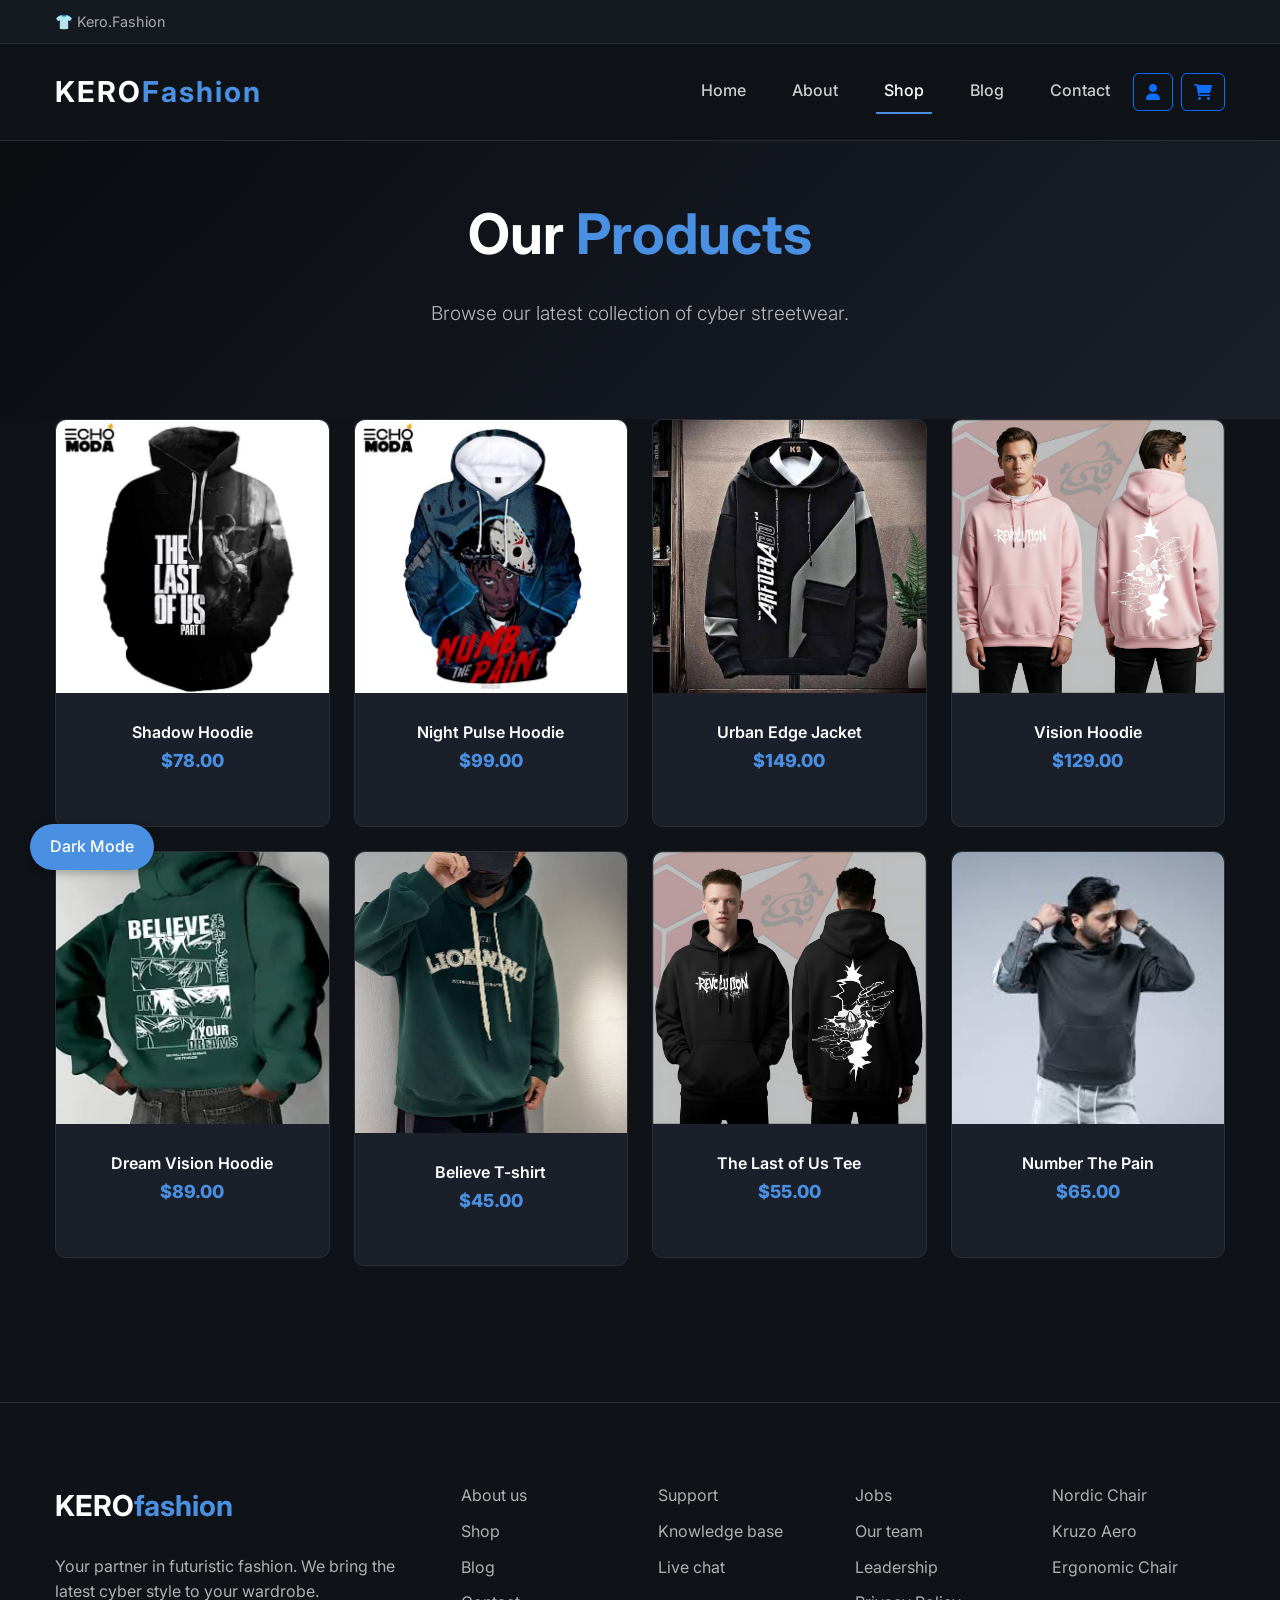
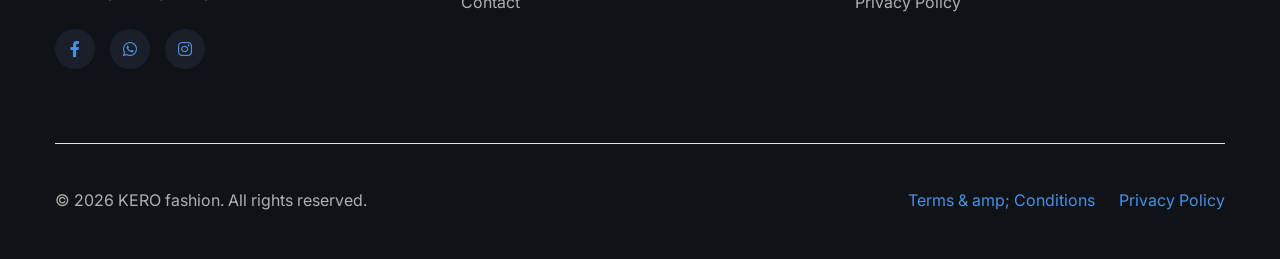
<file: shop.html>
<!DOCTYPE html>
<html lang="en">
<head>
    <meta charset="UTF-8">
    <meta name="viewport" content="width=device-width, initial-scale=1.0">
    <title>Kero Fashion - Shop</title>
    <link href="./css/bootstrap.min.css" rel="stylesheet">
    <link rel="stylesheet" href="https://cdnjs.cloudflare.com/ajax/libs/font-awesome/6.0.0-beta3/css/all.min.css">  
    <link href="https://fonts.googleapis.com/css2?family=Inter:wght@300;400;500;600;700&display=swap" rel="stylesheet">
    <link rel="stylesheet" href="./css/style.css">
</head>
<body>
    <div class="status-bar">
        <div class="container d-flex justify-content-between">
            <span>👕 Kero.Fashion</span>
        </div>
    </div>
    <nav class="navbar navbar-expand-lg">
        <div class="container">
            <a class="navbar-brand" href="index.html">KERO<span>Fashion</span></a>
            <button class="navbar-toggler" type="button" data-bs-toggle="collapse" data-bs-target="#navbarNav">
                <span class="navbar-toggler-icon"></span>
            </button>
            <div class="collapse navbar-collapse" id="navbarNav">
                <ul class="navbar-nav ms-auto mb-2 mb-lg-0">
                    <li class="nav-item">
                        <a class="nav-link" href="index.html">Home</a>
                    </li>
                    <li class="nav-item">
                        <a class="nav-link" href="about.html">About</a>
                    </li>
                    <li class="nav-item">
                        <a class="nav-link active" href="shop.html">Shop</a> 
                    </li>
                    <li class="nav-item">
                        <a class="nav-link" href="blog.html">Blog</a>
                    </li>
                    <li class="nav-item">
                        <a class="nav-link" href="contact.html">Contact</a>
                    </li>
                </ul>
                <div class="d-flex">
                    <a href="#" class="btn btn-outline-primary me-2"><i class="fas fa-user"></i></a>
                    <a href="#" class="btn btn-outline-primary"><i class="fas fa-shopping-cart"></i></a>
                </div>
            </div>
        </div>
    </nav>

    <main>
        
        <section class="hero-section" style="padding: 60px 0;">
            <div class="container text-center">
                <h1>Our <span class="highlight">Products</span></h1>
                <p class="lead">Browse our latest collection of cyber streetwear.</p>
            </div>
        </section>

       
        <section class="product-section" style="padding-top: 0;">
            <div class="container">
                <div class="row">
                 
                    <div class="col-12 col-md-6 col-lg-3 mb-4">
                        <a class="product-item" href="./contact.html">
                            <img src="./imgs/product 1.jpeg" class="img-fluid product-thumbnail" alt="Neori T-shirt">
                            <h3 class="product-title">Shadow Hoodie</h3>
                            <strong class="product-price">$78.00</strong>
                            <span class="icon-cross">
                                <img src="./imgs/cross.svg" alt="Add">
                            </span>
                        </a>
                    </div>
                   
                    <div class="col-12 col-md-6 col-lg-3 mb-4">
                        <a class="product-item" href="./contact.html">
                            <img src="./imgs/product 2.jpeg" class="img-fluid product-thumbnail" alt="Carbon Pants">
                            <h3 class="product-title">Night Pulse Hoodie</h3>
                            <strong class="product-price">$99.00</strong>
                            <span class="icon-cross">
                                <img src="./imgs/cross.svg" alt="Add">
                            </span>
                        </a>
                    </div>
                   
                    <div class="col-12 col-md-6 col-lg-3 mb-4">
                        <a class="product-item" href="./contact.html">
                            <img src="./imgs/product 5.jpeg" class="img-fluid product-thumbnail" alt="Neon Jacket">
                            <h3 class="product-title">Urban Edge Jacket</h3>
                            <strong class="product-price">$149.00</strong>
                            <span class="icon-cross">
                                <img src="./imgs/cross.svg" alt="Add">
                            </span>
                        </a>
                    </div>
          
                    <div class="col-12 col-md-6 col-lg-3 mb-4">
                        <a class="product-item" href="./contact.html">
                            <img src="./imgs/product G3.jpeg" class="img-fluid product-thumbnail" alt="Hyper Shoes">
                            <h3 class="product-title">Vision Hoodie</h3>
                            <strong class="product-price">$129.00</strong>
                            <span class="icon-cross">
                                <img src="./imgs/cross.svg" alt="Add">
                            </span>
                        </a>
                    </div>
                
                    <div class="col-12 col-md-6 col-lg-3 mb-4">
                        <a class="product-item" href="./contact.html">
                            <img src="./imgs/product 8.jpeg" class="img-fluid product-thumbnail" alt="Echo Moda Hoodie">
                            <h3 class="product-title">Dream Vision Hoodie</h3>
                            <strong class="product-price">$89.00</strong>
                            <span class="icon-cross">
                                <img src="./imgs/cross.svg" alt="Add">
                            </span>
                        </a>
                    </div>
                  
                    <div class="col-12 col-md-6 col-lg-3 mb-4">
                        <a class="product-item" href="./contact.html">
                            <img src="./imgs/product 9.jpeg" class="img-fluid product-thumbnail" alt="Believe T-shirt">
                            <h3 class="product-title">Believe T-shirt</h3>
                            <strong class="product-price">$45.00</strong>
                            <span class="icon-cross">
                                <img src="./imgs/cross.svg" alt="Add">
                            </span>
                        </a>
                    </div>
                   
                    <div class="col-12 col-md-6 col-lg-3 mb-4">
                        <a class="product-item" href="./contact.html">
                            <img src="./imgs/product G.jpeg" class="img-fluid product-thumbnail" alt="The Last of Us Tee">
                            <h3 class="product-title">The Last of Us Tee</h3>
                            <strong class="product-price">$55.00</strong>
                            <span class="icon-cross">
                                <img src="./imgs/cross.svg" alt="Add">
                            </span>
                        </a>
                    </div>
                   
                    <div class="col-12 col-md-6 col-lg-3 mb-4">
                        <a class="product-item" href="./contact.html">
                            <img src="./imgs/product G4.jpeg" class="img-fluid product-thumbnail" alt="Number The Pain">
                            <h3 class="product-title">Number The Pain</h3>
                            <strong class="product-price">$65.00</strong>
                            <span class="icon-cross">
                                <img src="./imgs/cross.svg" alt="Add">
                            </span>
                        </a>
                    </div>
                </div>
            </div>
        </section>
    </main>

    <footer class="footer-section">
        <div class="container">
            <div class="row g-5 mb-5">
                <div class="col-lg-4">
                    <div class="mb-4 footer-logo-wrap">
                        <a href="index.html" class="footer-logo">KERO<span>fashion</span></a>
                    </div>
                    <p class="mb-4">Your partner in futuristic fashion. We bring the latest cyber style to your wardrobe.</p>
                    <ul class="list-unstyled custom-social">
                        <li><a href="https://www.facebook.com/share/1AtmaDC1E4/"><i class="fa-brands fa-facebook-f"></i></a></li>
                       <li><a href="https://wa.me/2001207675249"><i class="fa-brands fa-whatsapp"></i></a></li>
                        <li><a href="https://www.instagram.com/kero_ayman.100?igsh=dG5udHR1cjI5a2Zt"><i class="fa-brands fa-instagram"></i></a></li>
                    </ul>
                </div>
                <div class="col-lg-8">
                    <div class="row">
                        <div class="col-6 col-sm-6 col-md-3">
                            <ul class="list-unstyled">
                                <li><a href="about.html">About us</a></li>
                                <li><a href="shop.html">Shop</a></li>
                                <li><a href="blog.html">Blog</a></li>
                                <li><a href="contact.html">Contact</a></li>
                            </ul>
                        </div>
                        <div class="col-6 col-sm-6 col-md-3">
                            <ul class="list-unstyled">
                                <li><a href="#">Support</a></li>
                                <li><a href="#">Knowledge base</a></li>
                                <li><a href="#">Live chat</a></li>
                            </ul>
                        </div>
                        <div class="col-6 col-sm-6 col-md-3">
                            <ul class="list-unstyled">
                                <li><a href="#">Jobs</a></li>
                                <li><a href="#">Our team</a></li>
                                <li><a href="#">Leadership</a></li>
                                <li><a href="#">Privacy Policy</a></li>
                            </ul>
                        </div>
                        <div class="col-6 col-sm-6 col-md-3">
                            <ul class="list-unstyled">
                                <li><a href="#">Nordic Chair</a></li>
                                <li><a href="#">Kruzo Aero</a></li>
                                <li><a href="#">Ergonomic Chair</a></li>
                            </ul>
                        </div>
                    </div>
                </div>
            </div>
            <div class="border-top copyright">
                <div class="row pt-4">
                    <div class="col-lg-6">
                        <p class="mb-2 text-center text-lg-start">© 2026 KERO fashion. All rights reserved.</p>
                    </div>
                    <div class="col-lg-6 text-center text-lg-end">
                        <ul class="list-unstyled d-inline-flex ms-auto">
                            <li class="me-4"><a href="#">Terms & amp; Conditions</a></li>
                            <li><a href="#">Privacy Policy</a></li>
                        </ul>
                    </div>
                </div>
            </div>
        </div>
    </footer>
<button id="backToTop" title="Go to top">↑</button>
<button id="modeToggle" class="mode-toggle">Dark Mode</button>

    
    <script src="./js/bootstrap.bundle.min.js"></script>
    <script src="./js/script.js"></script>
</body>
</html>
</file>
<file: css/style.css>
* {
    margin: 0;
    padding: 0;
    box-sizing: border-box;
}

html, body {
    height: 100%;
    margin: 0;
    padding: 0;
    font-family: 'Inter', sans-serif;
    background-color: #0a0c10;
    color: #e0e0e0;
    line-height: 1.6;
}

body {
    display: flex;
    flex-direction: column;
    min-height: 100vh;
}

main {
    flex: 1 0 auto;
}

.container {
    max-width: 1200px;
    margin: 0 auto;
    padding: 0 15px;
}

.status-bar {
    background-color: #151a21;
    padding: 10px 0;
    border-bottom: 1px solid #2a2f36;
    font-size: 0.9rem;
    color: #aaa;
}

.status-bar .online {
    color: #4a90e2;
    font-weight: bold;
    animation: blink 2s infinite;
}

@keyframes blink {
    0%, 100% { opacity: 1; }
    50% { opacity: 0.3; }
}

.navbar {
    background-color: #0f1217 !important;
    padding: 20px 0;
    border-bottom: 1px solid #2a2f36;
}

.navbar-brand {
    font-size: 1.8rem;
    font-weight: 700;
    color: #ffffff !important;
    letter-spacing: 2px;
}

.navbar-brand span {
    color: #4a90e2;
}

.navbar-nav .nav-link {
    color: #cccccc !important;
    font-weight: 500;
    margin: 0 15px;
    transition: 0.3s;
}

.navbar-nav .nav-link:hover,
.navbar-nav .nav-link.active {
    color: #ffffff !important;
    border-bottom: 2px solid #4a90e2;
}

.hero-section {
    background: linear-gradient(135deg, #0a0c10 0%, #1a1f2a 100%);
    padding: 80px 0;
}

.hero-section h1 {
    font-weight: 700;
    color: #ffffff;
    margin-bottom: 30px;
    font-size: 3.5rem;
}

.hero-section .highlight {
    color: #4a90e2;
}

.hero-section p {
    color: rgba(255,255,255,0.7);
    margin-bottom: 30px;
    font-size: 1.2rem;
}

.hero-section .btn-primary {
    background-color: #4a90e2;
    border: none;
    padding: 12px 30px;
    font-weight: 600;
    color: #ffffff;
    border-radius: 5px;
    transition: 0.3s;
    text-decoration: none;
    display: inline-block;
    margin-right: 10px;
}

.hero-section .btn-primary:hover {
    background-color: #2a6fc9;
    transform: translateY(-2px);
    box-shadow: 0 5px 15px rgba(74,144,226,0.4);
}

.hero-section .btn-outline {
    background: transparent;
    border: 2px solid #4a90e2;
    padding: 12px 30px;
    font-weight: 600;
    color: #ffffff;
    border-radius: 5px;
    transition: 0.3s;
    text-decoration: none;
    display: inline-block;
}

.hero-section .btn-outline:hover {
    background-color: #4a90e2;
    transform: translateY(-2px);
}

.quantum-spinner {
    text-align: center;
}

.spinner-title {
    color: #aaa;
    margin-bottom: 15px;
    font-size: 1rem;
    text-transform: uppercase;
    letter-spacing: 2px;
}

.spinner-container {
    position: relative;
    width: 250px;
    height: 250px;
    margin: 0 auto;
}

.spinner-ring {
    position: absolute;
    width: 100%;
    height: 100%;
    border-radius: 50%;
    border: 3px solid transparent;
    border-top-color: #4a90e2;
    border-bottom-color: #ffaa00;
    animation: spin 3s linear infinite;
}

.spinner-center {
    position: absolute;
    top: 50%;
    left: 50%;
    transform: translate(-50%, -50%);
    width: 180px;
    height: 180px;
    border-radius: 50%;
    overflow: hidden;
    border: 3px solid #4a90e2;
    transition: box-shadow 0.3s ease;
}

.spinner-center:hover {
    box-shadow: 0 0 40px #4a90e2, 0 0 80px #4a90e2;
}

.spinner-center:hover .user-image {
    transform: scale(1.15);
}

.spinner-center {
    background-size:contain;  
    background-position: center;
    background-repeat: repeat;
    background-color: #0f1217; 
}

@keyframes spin {
    0% { transform: rotate(0deg); }
    100% { transform: rotate(360deg); }
}
.product-section {
    padding: 7rem 0;
    background-color: #0f1217;
}

.product-section .section-title {
    font-size: 2.5rem;
    font-weight: 700;
    color: #ffffff;
    margin-bottom: 20px;
}

.product-section .section-title span {
    color: #4a90e2;
}

.product-item {
    text-align: center;
    text-decoration: none;
    display: block;
    position: relative;
    padding-bottom: 50px;
    cursor: pointer;
    background-color: #1a1f2a;
    border-radius: 10px;
    transition: 0.3s;
    border: 1px solid #2a2f36;
}

.product-item:hover {
    transform: translateY(-10px);
    border-color: #4a90e2;
    box-shadow: 0 10px 30px rgba(74,144,226,0.2);
}

.product-item .product-thumbnail {
    margin-bottom: 30px;
    position: relative;
    top: 0;
    transition: .3s all ease;
    border-radius: 10px 10px 0 0;
    width: 100%;
}

.product-item h3 {
    font-weight: 600;
    font-size: 16px;
    color: #ffffff;
    margin-bottom: 5px;
}

.product-item strong {
    font-weight: 800;
    font-size: 18px;
    color: #4a90e2;
}

.product-item .icon-cross {
    position: absolute;
    width: 35px;
    height: 35px;
    display: inline-block;
    background: #4a90e2;
    bottom: 15px;
    left: 50%;
    transform: translateX(-50%);
    margin-bottom: -17.5px;
    border-radius: 50%;
    opacity: 0;
    visibility: hidden;
    transition: .3s all ease;
    display: flex;
    align-items: center;
    justify-content: center;
}

.product-item .icon-cross img {
    width: 15px;
    height: 15px;
    filter: brightness(0) invert(1);
}

.product-item:hover .icon-cross {
    bottom: 0;
    opacity: 1;
    visibility: visible;
}

.why-choose-section {
    padding: 7rem 0;
    background-color: #0a0c10;
}

.why-choose-section .section-title {
    font-size: 2.5rem;
    font-weight: 700;
    color: #ffffff;
    margin-bottom: 20px;
}

.why-choose-section .section-title span {
    color: #4a90e2;
}

.why-choose-section p {
    color: #b0b0b0;
}

.why-choose-section .img-wrap {
    position: relative;
    margin-top: 50px;
}

.why-choose-section .img-wrap::before {
    position: absolute;
    width: 255px;
    height: 217px;
    background-image: url('images/dots-yellow.svg');
    background-repeat: no-repeat;
    background-size: contain;
    transform: translate(-40%, -40%);
    z-index: -1;
    opacity: 0.5;
}

.why-choose-section .img-wrap img {
    border-radius: 20px;
    width: 100%;
}

.feature {
    margin-bottom: 30px;
}

.feature .icon {
    display: inline-block;
    position: relative;
    margin-bottom: 20px;
}

.feature .icon::before {
    content: "";
    width: 33px;
    height: 33px;
    position: absolute;
    background: rgba(74,144,226,0.2);
    border-radius: 50%;
    right: -8px;
    bottom: 0;
}

.feature h3 {
    font-size: 18px;
    color: #ffffff;
    margin-bottom: 10px;
}

.feature p {
    font-size: 14px;
    line-height: 22px;
    color: #b0b0b0;
}


.blog-section {
    padding: 7rem 0 12rem;
    background-color: #0f1217;
}

.blog-section .section-title {
    font-size: 2.5rem;
    font-weight: 700;
    color: #ffffff;
}

.blog-section .section-title span {
    color: #4a90e2;
}

.blog-section .post-entry {
    margin-bottom: 30px;
}

.blog-section .post-entry a {
    text-decoration: none;
}

.blog-section .post-entry .post-thumbnail {
    display: block;
    margin-bottom: 20px;
    overflow: hidden;
    border-radius: 20px;
}

.blog-section .post-entry .post-thumbnail img {
    border-radius: 20px;
    transition: .3s all ease;
    width: 100%;
}

.blog-section .post-entry:hover .post-thumbnail img {
    opacity: 0.7;
    transform: scale(1.05);
}

.blog-section .post-entry .post-content-entry {
    padding: 0 15px;
}

.blog-section .post-entry .post-content-entry h3 {
    font-size: 18px;
    font-weight: 600;
    margin-bottom: 7px;
    color: #ffffff;
}

.blog-section .post-entry .post-content-entry h3 a {
    color: #ffffff;
}

.blog-section .post-entry .post-content-entry .meta {
    font-size: 14px;
    color: #aaa;
}

.blog-section .post-entry .post-content-entry .meta a {
    font-weight: 600;
    color: #4a90e2;
}


.untree-co-section {
    padding: 7rem 0;
    background-color: #0a0c10;
}

.untree-co-section .section-title {
    font-size: 2.5rem;
    font-weight: 700;
    color: #ffffff;
    text-align: center;
    margin-bottom: 50px;
}

.team-member {
    text-align: center;
    background-color: #1a1f2a;
    padding: 30px;
    border-radius: 10px;
    border: 1px solid #2a2f36;
    transition: 0.3s;
}

.team-member:hover {
    transform: translateY(-10px);
    border-color: #4a90e2;
    box-shadow: 0 10px 30px rgba(74,144,226,0.2);
}

.team-member img {
    width: 120px;
    height: 120px;
    border-radius: 50%;
    object-fit: cover;
    margin-bottom: 20px;
    border: 3px solid #4a90e2;
}

.team-member h3 {
    color: #ffffff;
    font-size: 1.3rem;
    margin-bottom: 5px;
}

.team-member .position {
    color: #4a90e2;
    font-size: 0.9rem;
    display: block;
    margin-bottom: 15px;
}

.team-member p {
    color: #b0b0b0;
    font-size: 0.9rem;
}

.team-member .more {
    color: #4a90e2;
    text-decoration: none;
    font-weight: 600;
}

.contact-section {
    padding: 7rem 0;
    background-color: #0a0c10;
}

.contact-section .section-title {
    font-size: 2.5rem;
    font-weight: 700;
    color: #ffffff;
    margin-bottom: 50px;
    text-align: center;
}

.contact-section .form-control {
    background-color: #1a1f2a;
    border: 1px solid #2a2f36;
    color: #ffffff;
    padding: 12px;
}

.contact-section .form-control:focus {
    border-color: #4a90e2;
    box-shadow: 0 0 10px rgba(74,144,226,0.3);
    outline: none;
}

.contact-section label {
    color: #ffffff;
    font-weight: 500;
    margin-bottom: 8px;
}

.contact-section .btn-primary {
    background-color: #4a90e2;
    border: none;
    padding: 12px 30px;
    font-weight: 600;
    width: 100%;
}

.portfolio-card, .contact-form-card {
    background-color: #1a1f2a;
    border: 1px solid #2a2f36;
    border-radius: 10px;
    padding: 30px;
    transition: 0.3s;
}

.portfolio-card:hover, .contact-form-card:hover {
    border-color: #4a90e2;
    box-shadow: 0 10px 30px rgba(74,144,226,0.1);
}

.social-links a {
    display: inline-flex;
    align-items: center;
    justify-content: center;
    width: 40px;
    height: 40px;
    background-color: #0f1217;
    border-radius: 50%;
    color: #4a90e2;
    transition: 0.3s;
}

.social-links a:hover {
    background-color: #4a90e2;
    color: #ffffff;
    transform: translateY(-3px);
}

.badge {
    background-color: #0f1217;
    border: 1px solid #2a2f36;
    font-weight: 500;
    padding: 6px 12px;
}

.project-item {
    background-color: #0f1217;
    padding: 15px;
    border-radius: 8px;
    transition: 0.3s;
}

.project-item:hover {
    transform: translateY(-5px);
    border-color: #4a90e2;
}

.contact-form-card .form-control {
    background-color: #0f1217;
    border: 1px solid #2a2f36;
    color: #ffffff;
}

.contact-form-card .form-control:focus {
    border-color: #4a90e2;
    box-shadow: 0 0 10px rgba(74,144,226,0.3);
}

.btn-sm {
    padding: 5px 12px;
    font-size: 0.8rem;
}

.skills-grid {
    display: grid;
    grid-template-columns: repeat(auto-fit, minmax(120px, 1fr));
    gap: 25px;
    margin-top: 20px;
    text-align: center;
}

.skill-item {
    background-color: #0f1217;
    padding: 15px 10px;
    border-radius: 10px;
    transition: 0.3s;
    border: 1px solid #2a2f36;
}

.skill-item:hover {
    transform: translateY(-5px);
    border-color: #4a90e2;
    box-shadow: 0 5px 15px rgba(74,144,226,0.2);
}

.skill-item i {
    display: block;
    margin-bottom: 10px;
}

.skill-item span {
    font-size: 0.9rem;
    font-weight: 500;
    color: #ffffff;
}

@media (max-width: 768px) {
    .hero-section h1 {
        font-size: 2.5rem;
    }
    .spinner-container {
        width: 200px;
        height: 200px;
    }
    .spinner-center {
        width: 140px;
        height: 140px;
    }
    .skills-grid {
        grid-template-columns: repeat(auto-fit, minmax(100px, 1fr));
        gap: 15px;
    }
    .skill-item i {
        font-size: 2rem;
    }
}
#backToTop {
    position: fixed;
    bottom: 30px;
    right: 30px;
    width: 50px;
    height: 50px;
    background-color: #4a90e2;
    color: white;
    border: none;
    border-radius: 50%;
    font-size: 24px;
    cursor: pointer;
    display: none;
    justify-content: center;
    align-items: center;
    transition: 0.3s;
    z-index: 1000;
    box-shadow: 0 2px 10px rgba(0,0,0,0.3);
}
#backToTop:hover {
    background-color: #2a6fc9;
    transform: scale(1.1);
}

.mode-toggle {
    position: fixed;
    bottom: 30px;
    left: 30px;
    padding: 10px 20px;
    background-color: #4a90e2;
    color: white;
    border: none;
    border-radius: 30px;
    font-size: 16px;
    font-weight: 500;
    cursor: pointer;
    transition: 0.3s;
    z-index: 1000;
    box-shadow: 0 2px 10px rgba(0,0,0,0.3);
}
.mode-toggle:hover {
    background-color: #2a6fc9;
    transform: scale(1.05);
}

body.dark-mode {
    background-color: #0a0c10 !important;
    color: #e0e0e0 !important;
}
body.dark-mode .navbar,
body.dark-mode .footer-section,
body.dark-mode .status-bar {
    background-color: #0f1217 !important;
}
body.dark-mode .portfolio-card,
body.dark-mode .contact-form-card,
body.dark-mode .product-item,
body.dark-mode .feature,
body.dark-mode .team-member {
    background-color: #1a1f2a !important;
    border-color: #2a2f36 !important;
}
body.dark-mode .btn-outline {
    border-color: #4a90e2;
    color: #ffffff;
}
body.dark-mode .btn-outline:hover {
    background-color: #4a90e2;
}
body.dark-mode .form-control {
    background-color: #0f1217 !important;
    color: #ffffff !important;
}

.footer-section {
    flex-shrink: 0;
    background-color: #0f1217;
    padding: 80px 0 20px;
    border-top: 1px solid #2a2f36;
}

.footer-section .footer-logo {
    font-size: 1.8rem;
    font-weight: 700;
    color: #ffffff;
    text-decoration: none;
}

.footer-section .footer-logo span {
    color: #4a90e2;
}

.footer-section p {
    color: #b0b0b0;
}

.footer-section a {
    text-decoration: none;
    color: #b0b0b0;
    transition: .3s all ease;
}

.footer-section a:hover {
    color: #4a90e2;
}

.footer-section .custom-social {
    list-style: none;
    padding: 0;
    display: flex;
    gap: 15px;
}

.footer-section .custom-social li a {
    display: inline-flex;
    align-items: center;
    justify-content: center;
    width: 40px;
    height: 40px;
    background-color: #1a1f2a;
    border-radius: 50%;
    color: #4a90e2;
    transition: 0.3s;
}

.footer-section .custom-social li a:hover {
    background-color: #4a90e2;
    color: #ffffff;
    transform: translateY(-3px);
}

.footer-section .list-unstyled li {
    margin-bottom: 10px;
}

.footer-section .copyright {
    border-top: 1px solid #2a2f36;
    padding-top: 20px;
    margin-top: 40px;
    color: #888;
}

.footer-section .copyright a {
    color: #4a90e2;
}
</file>
